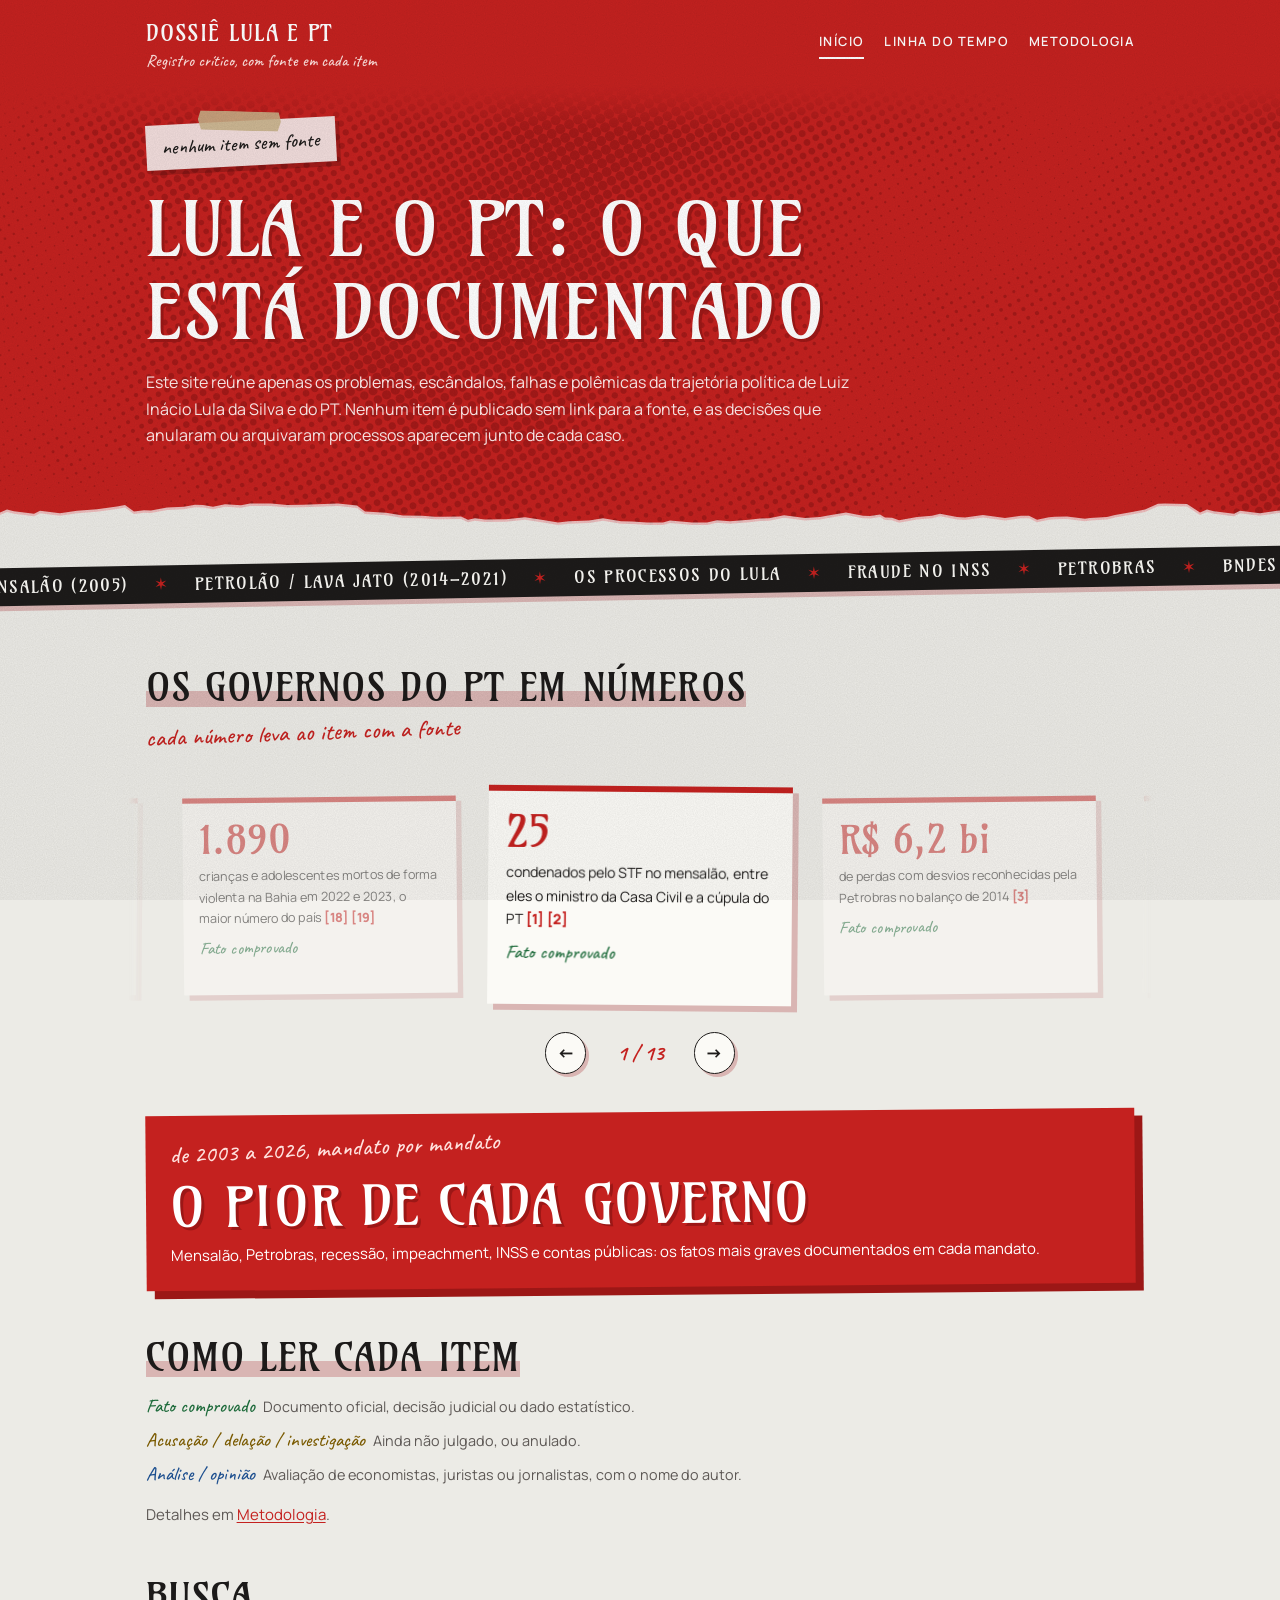
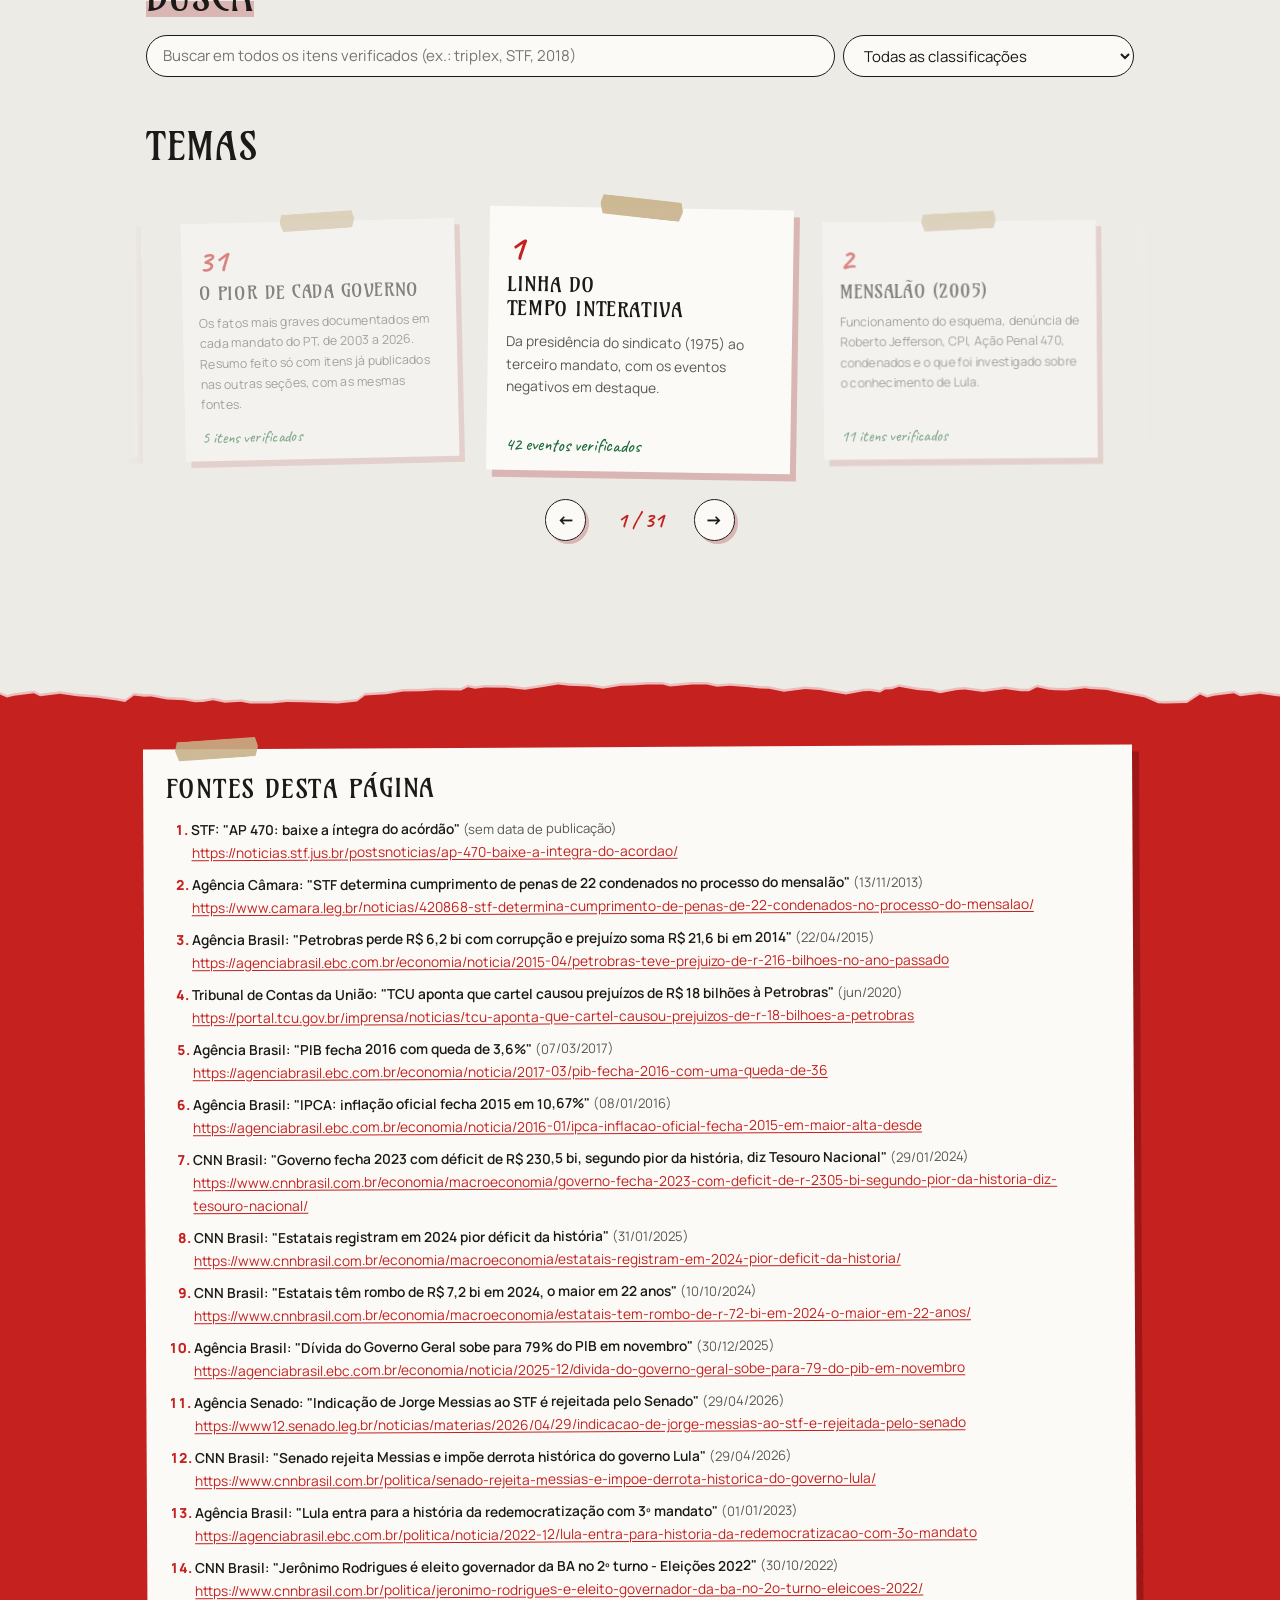
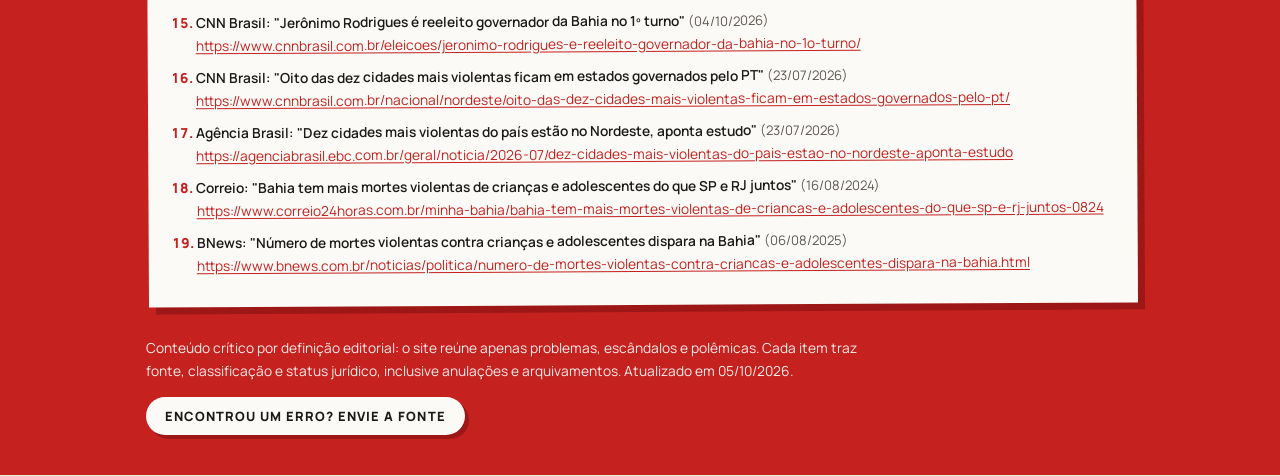
<file: index.html>
<!doctype html>
<html lang="pt-BR">
<head>
  <meta charset="utf-8">
  <meta name="viewport" content="width=device-width, initial-scale=1">
  <title>Dossiê Lula e PT: registro crítico com fontes</title>
  <meta name="description" content="Problemas, escândalos e polêmicas da trajetória de Lula e do PT, com fonte, classificação e status jurídico em cada item.">
  <link rel="icon" href="assets/img/favicon.svg" type="image/svg+xml">
  <link rel="apple-touch-icon" href="assets/img/apple-touch-icon.png">
  <meta property="og:type" content="website">
  <meta property="og:site_name" content="Dossiê Lula e PT">
  <meta property="og:locale" content="pt_BR">
  <meta property="og:url" content="https://rainzrz.github.io/ForaLula/">
  <meta property="og:title" content="Lula e o PT: o que está documentado">
  <meta property="og:description" content="Problemas, escândalos e polêmicas da trajetória de Lula e do PT, com fonte, classificação e status jurídico em cada item.">
  <meta property="og:image" content="https://rainzrz.github.io/ForaLula/assets/img/previa.jpg">
  <meta property="og:image:width" content="1200">
  <meta property="og:image:height" content="630">
  <meta property="og:image:alt" content="Lula e o PT: o que está documentado. Dossiê Lula e PT, nenhum item sem fonte.">
  <meta name="twitter:card" content="summary_large_image">
  <link rel="stylesheet" href="assets/css/site.css">
</head>
<body>
  <header id="cabecalho"></header>
  <section class="capa"><div class="largura">
    <p class="bilhete">nenhum item sem fonte</p>
    <h1>Lula e o PT: o que está documentado</h1>
    <p class="lide">Este site reúne apenas os problemas, escândalos, falhas e polêmicas da trajetória política de Luiz Inácio Lula da Silva e do PT. Nenhum item é publicado sem link para a fonte, e as decisões que anularam ou arquivaram processos aparecem junto de cada caso.</p>
  </div></section>
  <div class="letreiro" aria-hidden="true"><div class="letreiro-tira"><div class="letreiro-faixa" id="letreiro"></div></div></div>
  <main class="largura">

    <h2>Os governos do PT em números</h2>
    <p class="rabisco">cada número leva ao item com a fonte</p>
    <div class="grade-numeros" id="destaques"></div>
    <a class="faixa-pior" href="tema.html?id=pior-de-cada-governo">
      <span class="rabisco">de 2003 a 2026, mandato por mandato</span>
      <strong>O pior de cada governo</strong>
      <span>Mensalão, Petrobras, recessão, impeachment, INSS e contas públicas: os fatos mais graves documentados em cada mandato.</span>
    </a>

    <h2>Como ler cada item</h2>
    <ul class="legenda" id="legenda"></ul>
    <p class="lide">Detalhes em <a href="metodologia.html">Metodologia</a>.</p>

    <h2>Busca</h2>
    <div class="busca-geral">
      <input type="search" id="busca" placeholder="Buscar em todos os itens verificados (ex.: triplex, STF, 2018)" aria-label="Buscar em todos os itens">
      <select id="busca-classificacao" aria-label="Filtrar por classificação"></select>
    </div>
    <div id="resultados" aria-live="polite"></div>

    <h2>Temas</h2>
    <div class="grade-temas" id="temas"></div>
  </main>
  <footer class="rodape"><div class="largura">
    <div id="rodape-fontes">
      <h2>Fontes desta página</h2>
      <p>As fontes dos números desta página aparecem aqui quando os dados terminam de carregar.</p>
    </div>
    <div id="rodape"></div>
  </div></footer>
  <script type="module" src="assets/js/inicio.js"></script>
  <script type="module" src="assets/js/efeitos.js"></script></body>
</html>
</file>
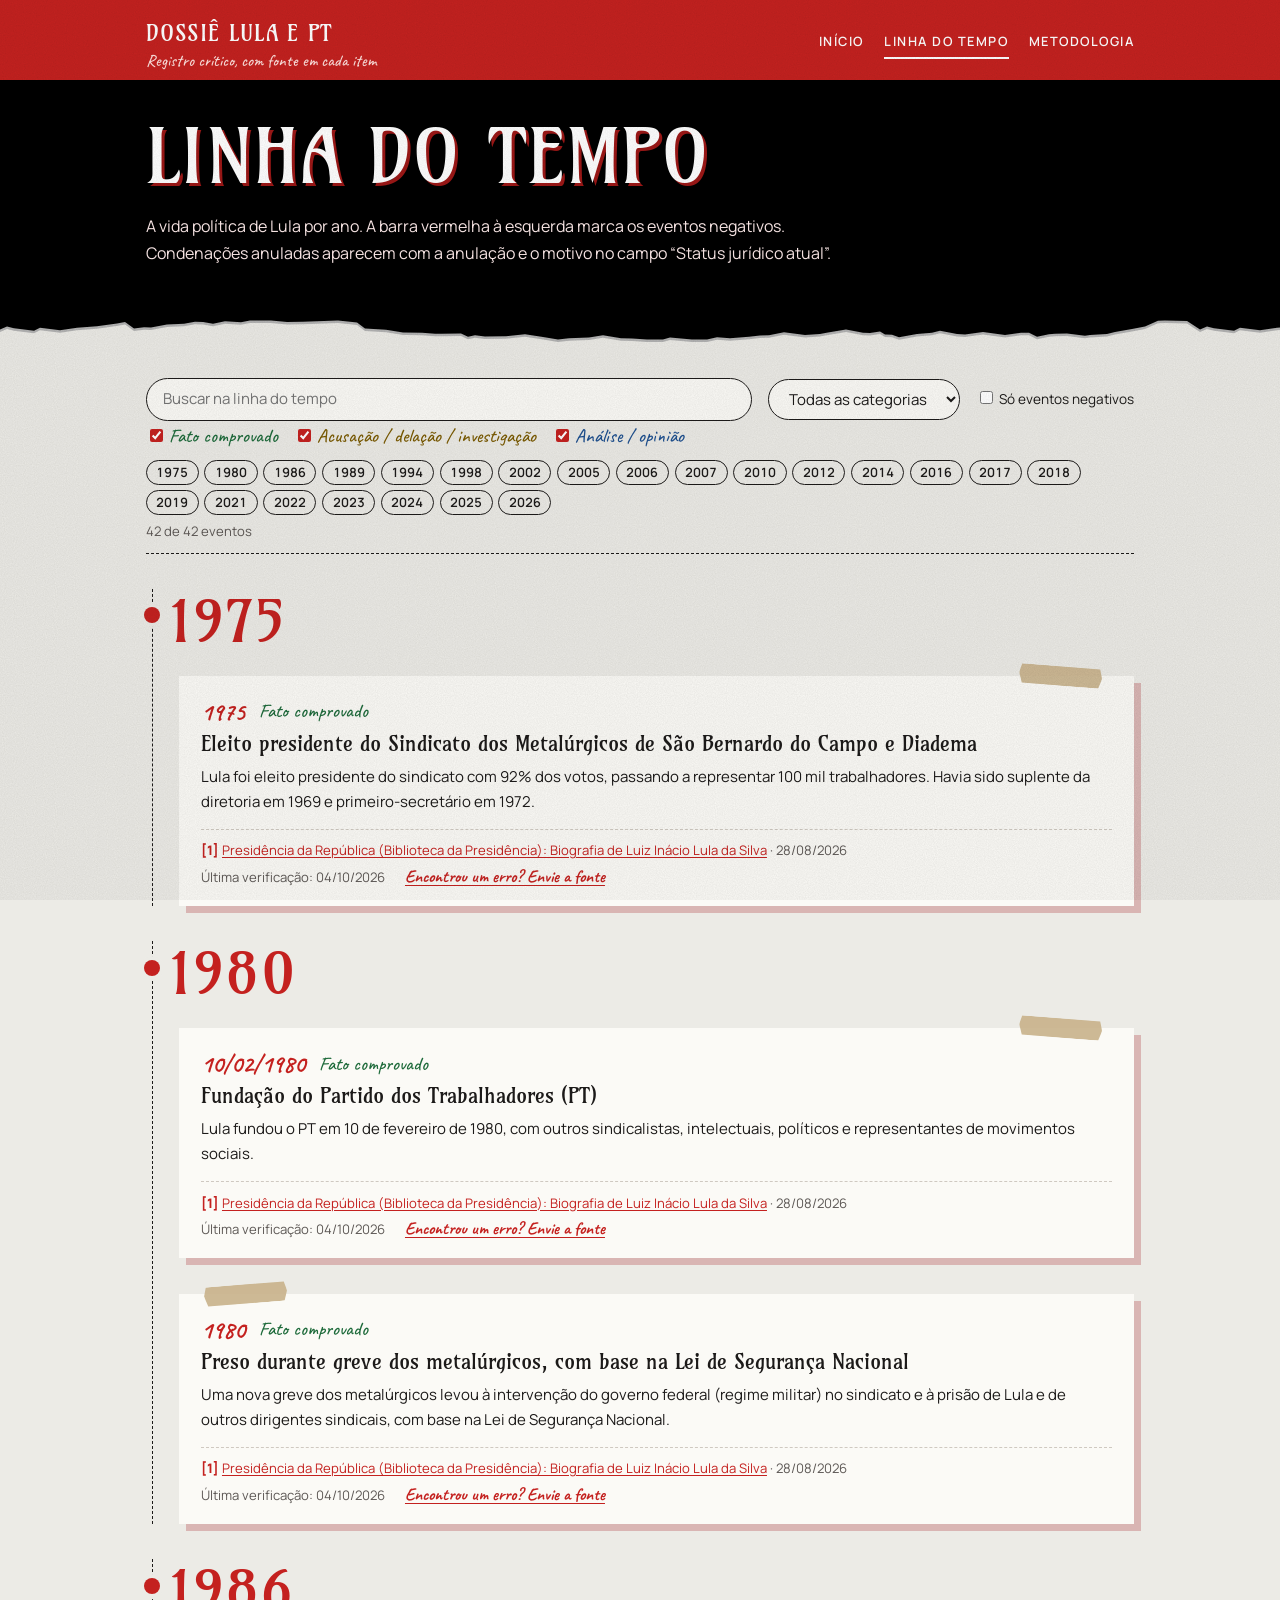
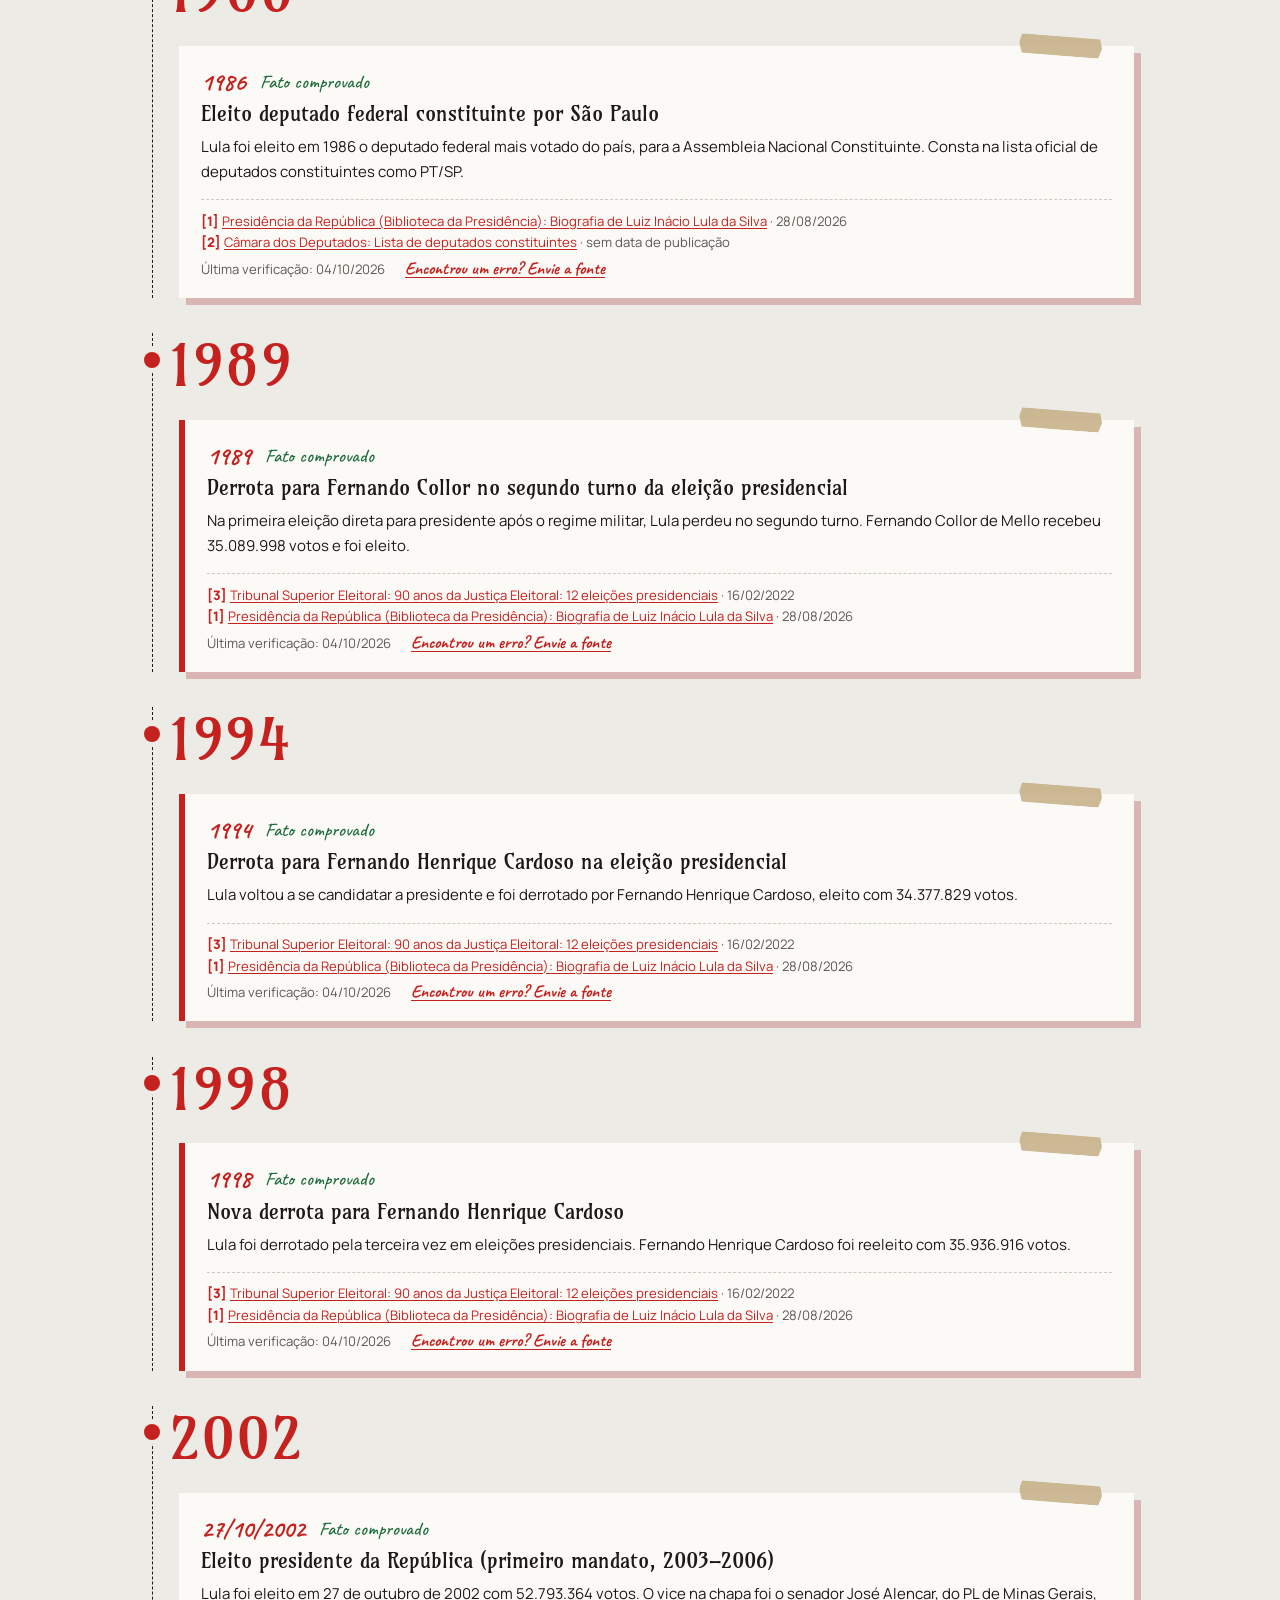
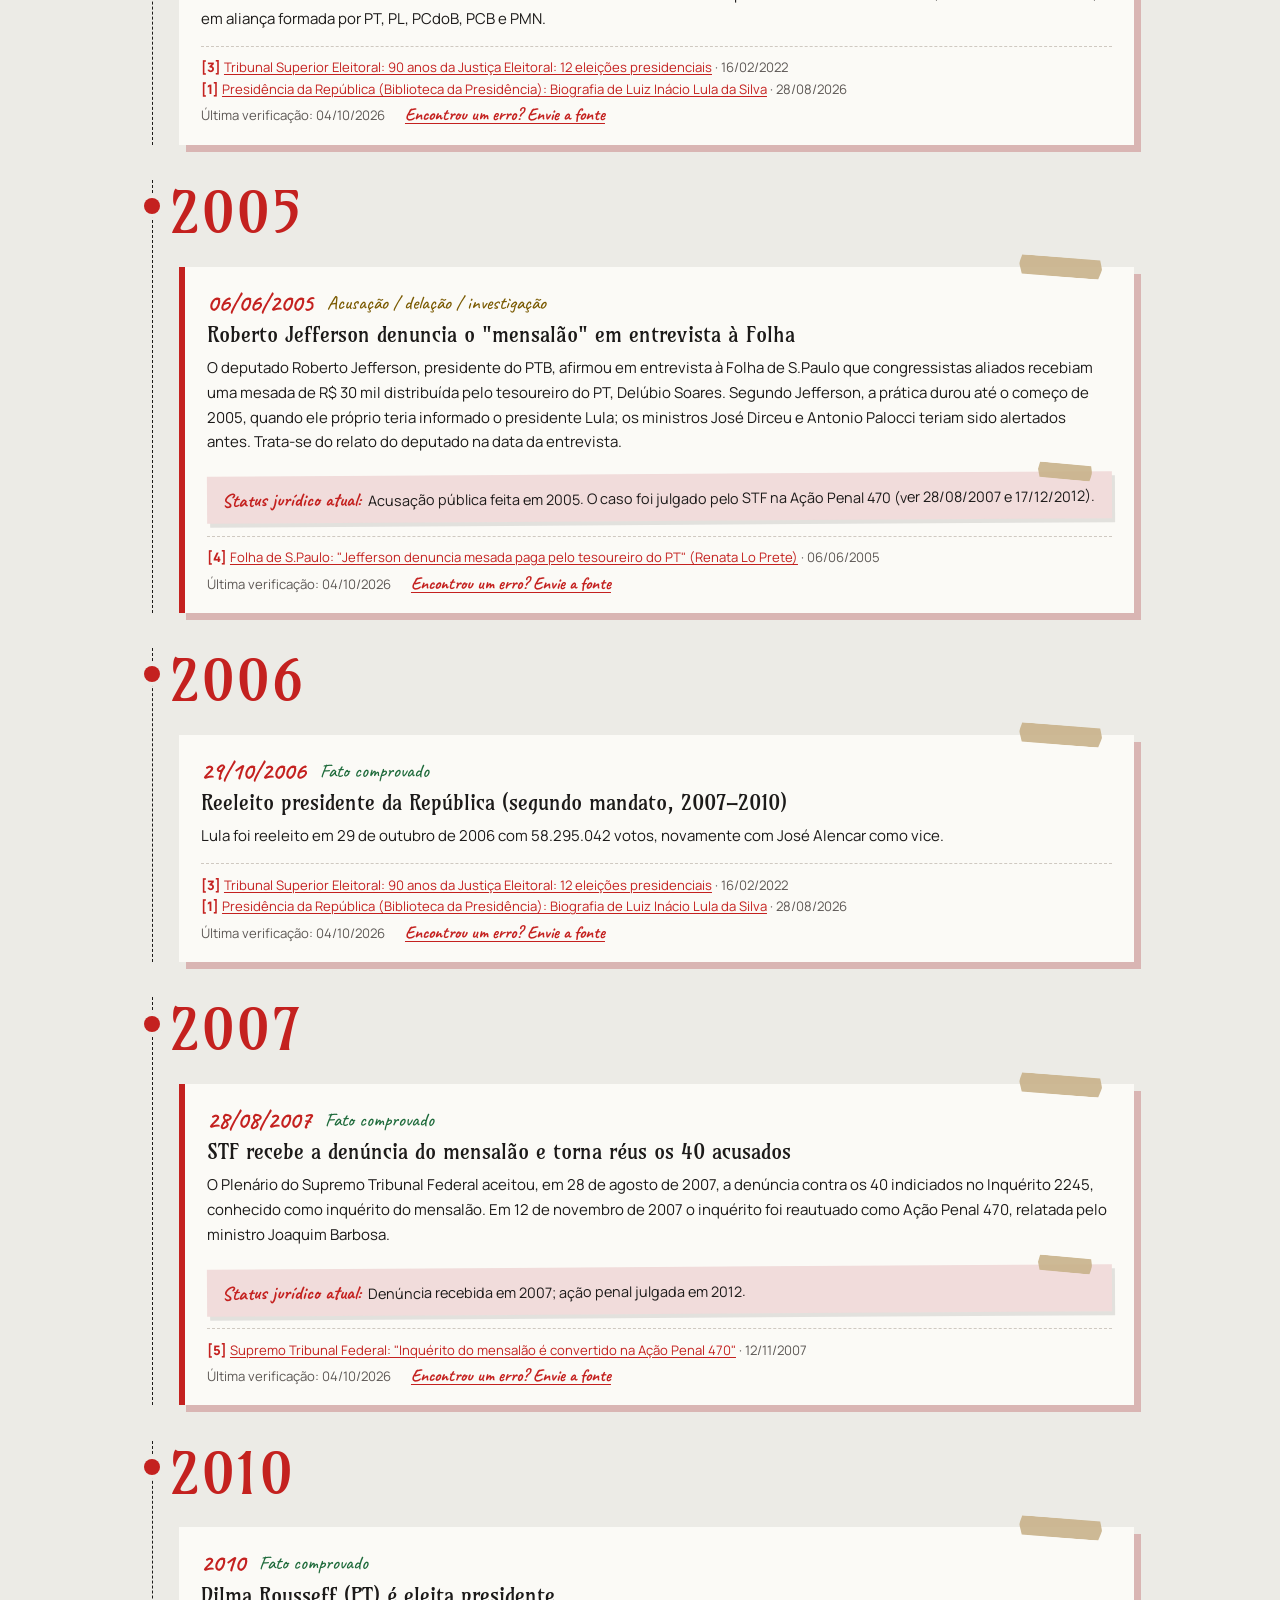
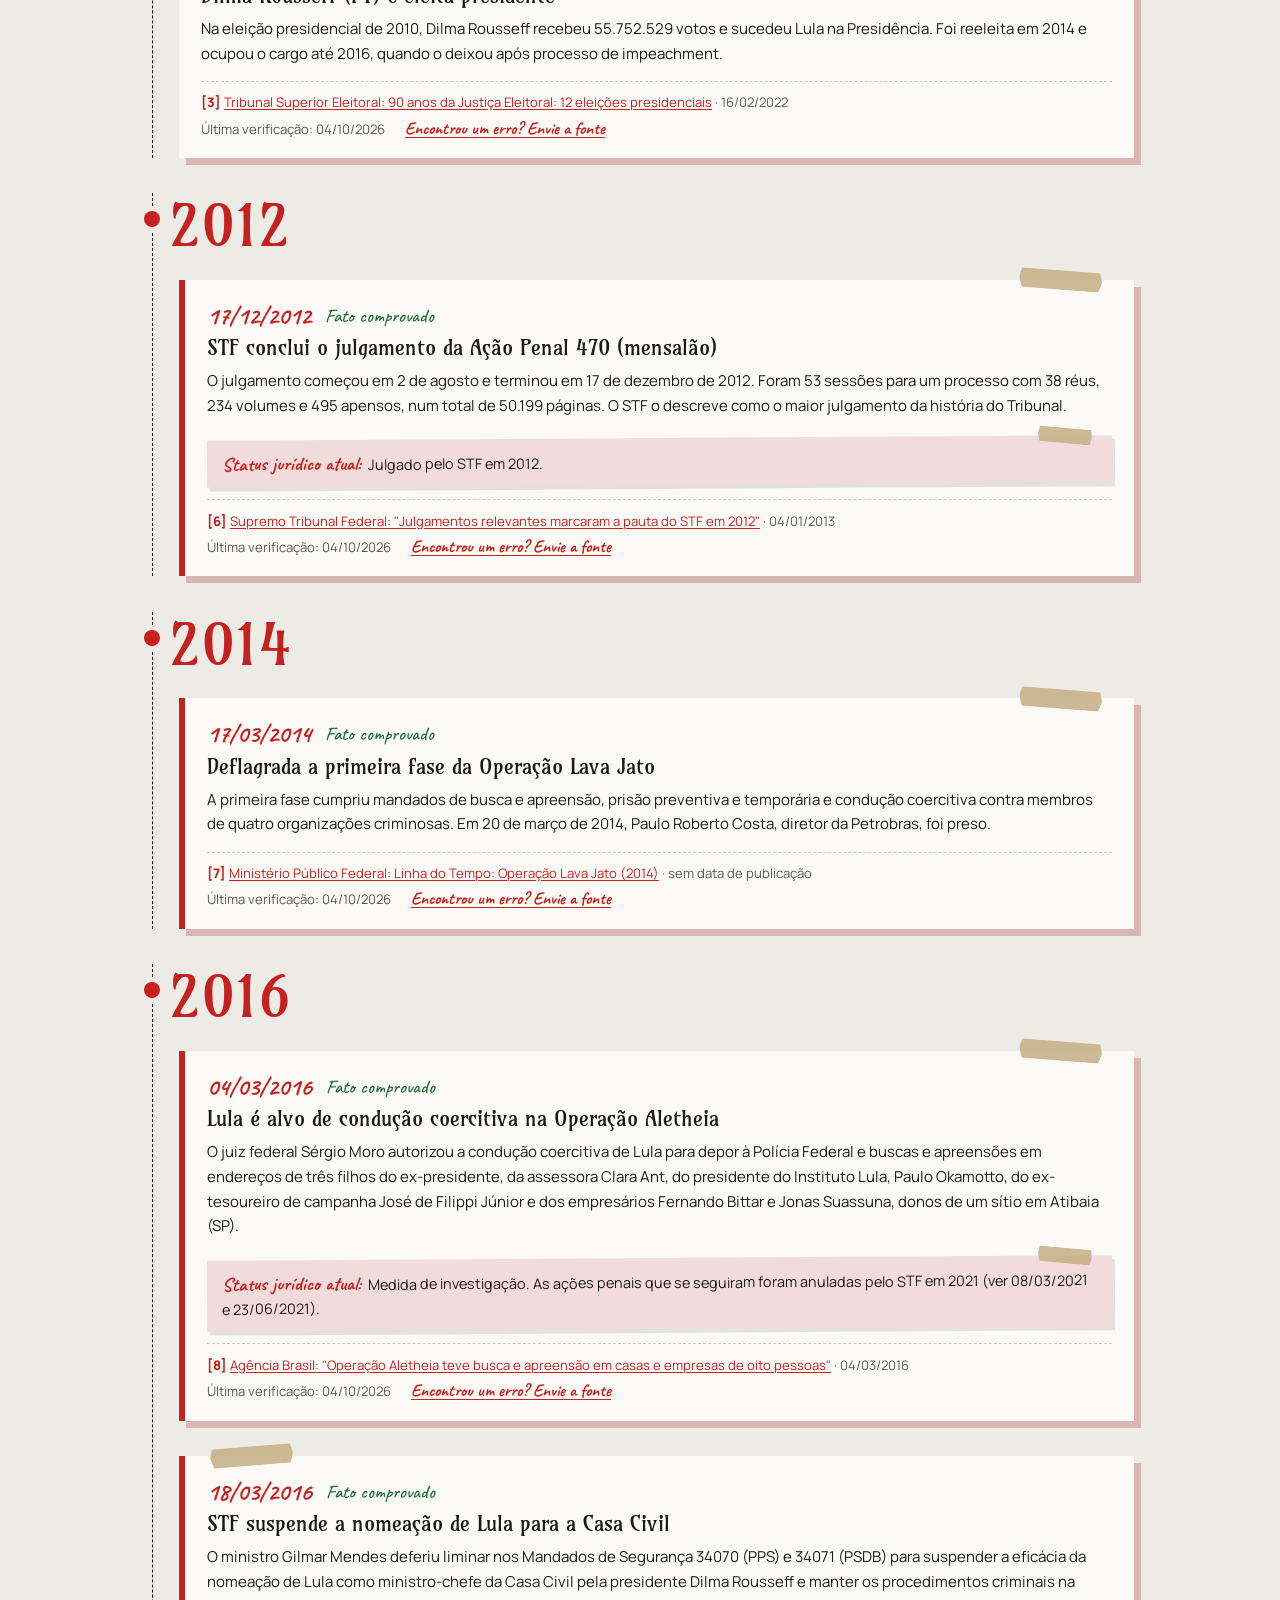
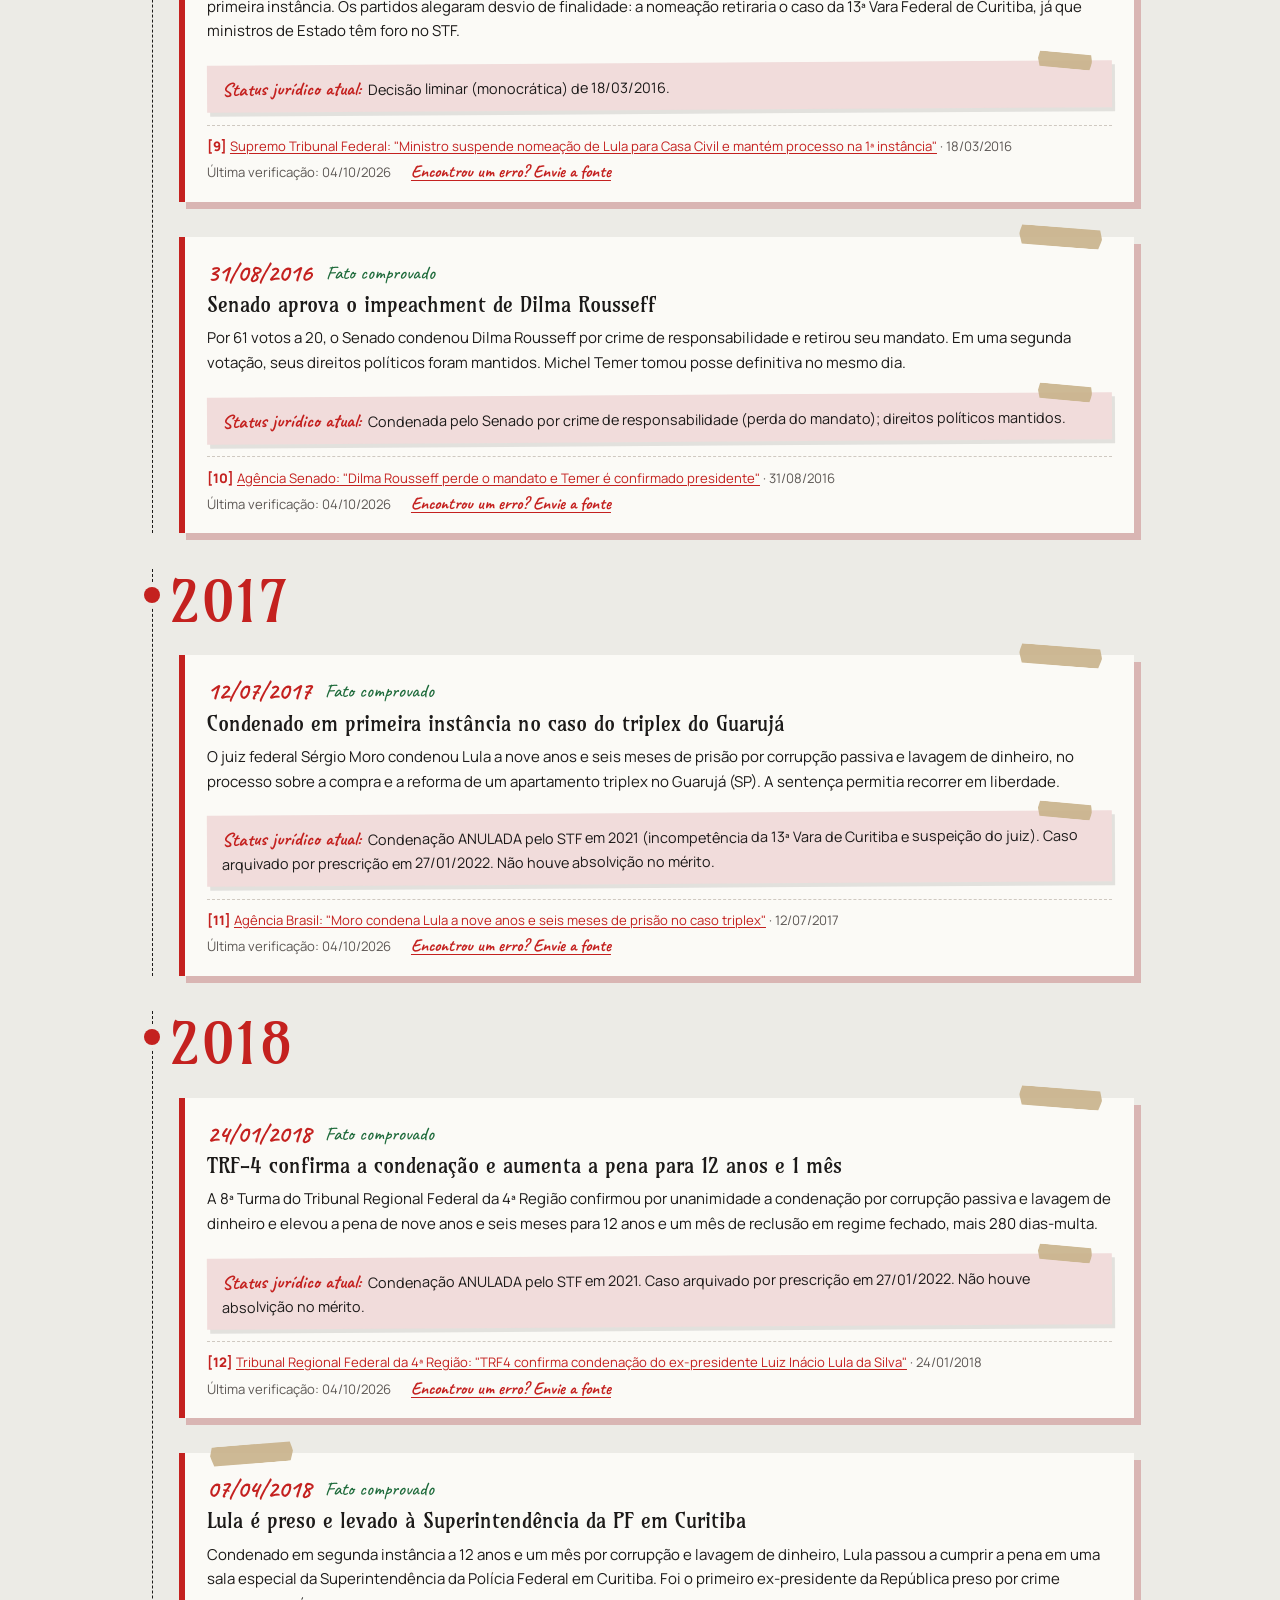
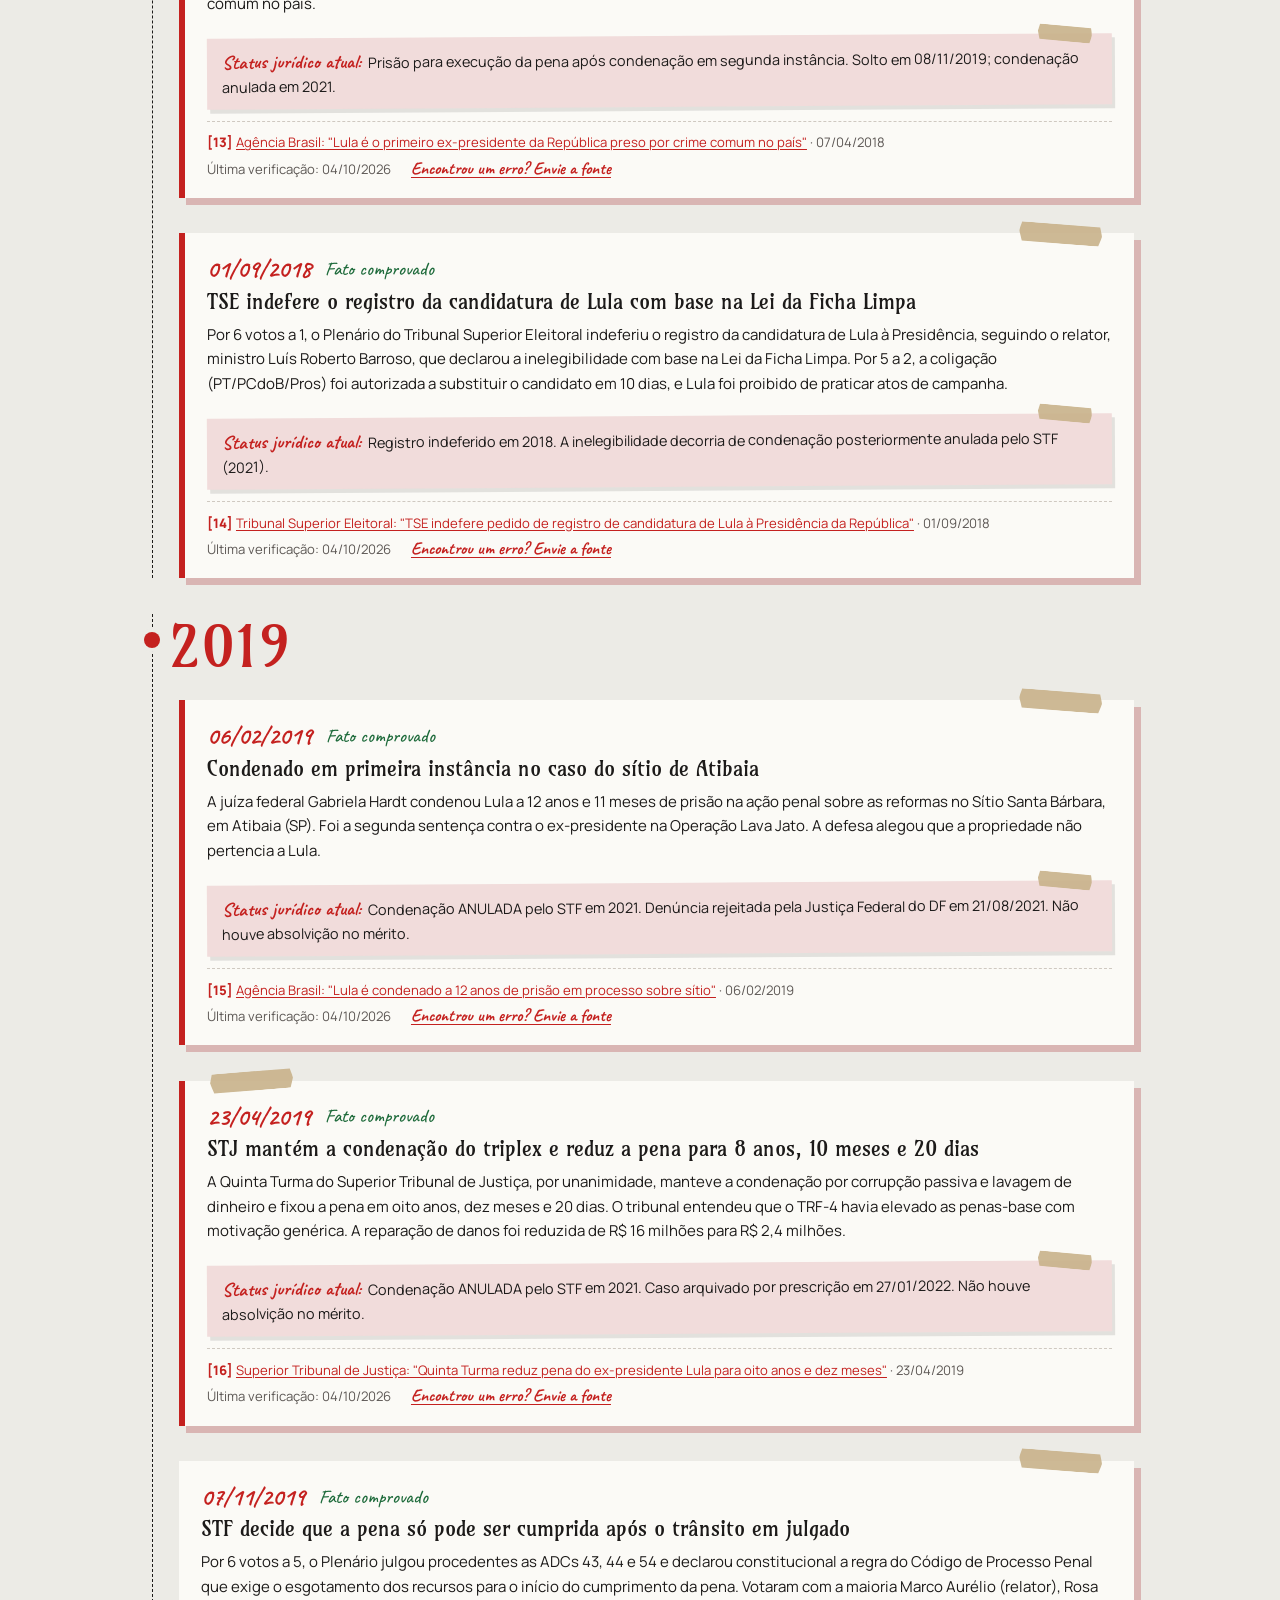
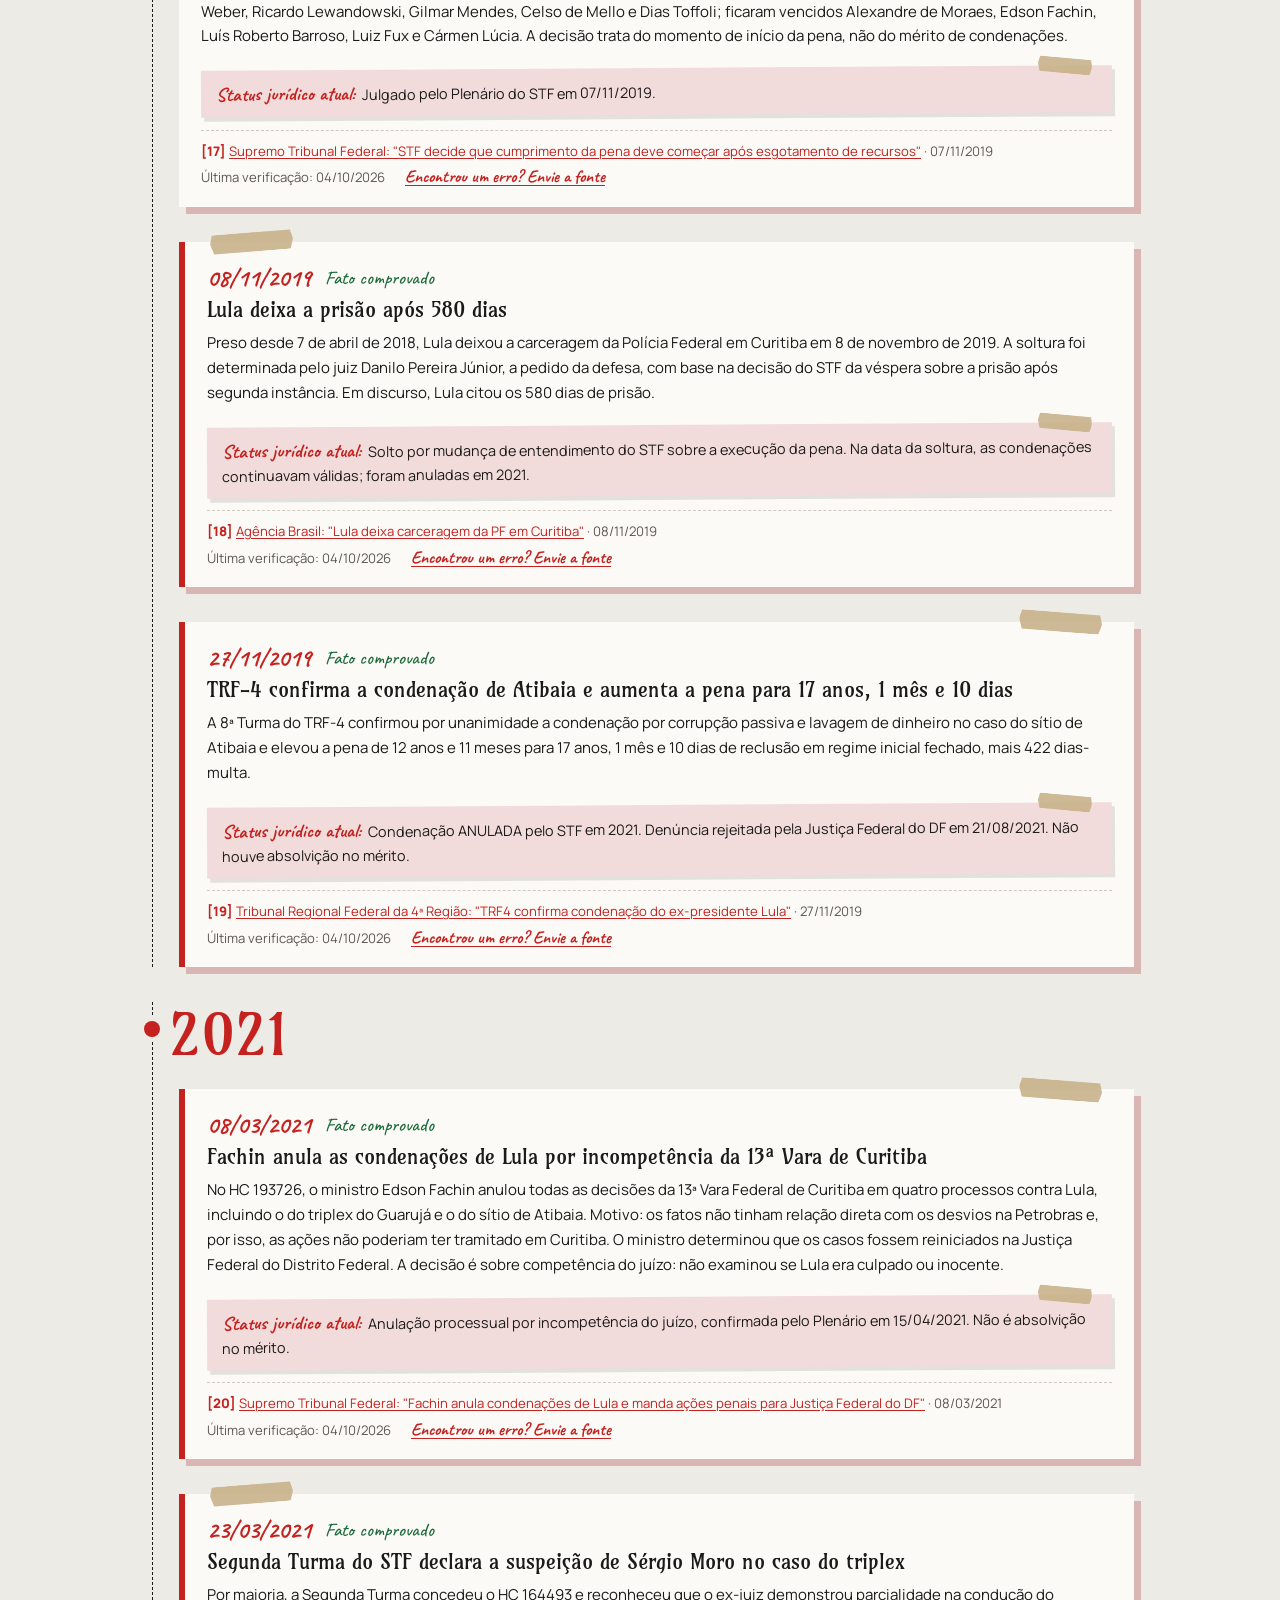
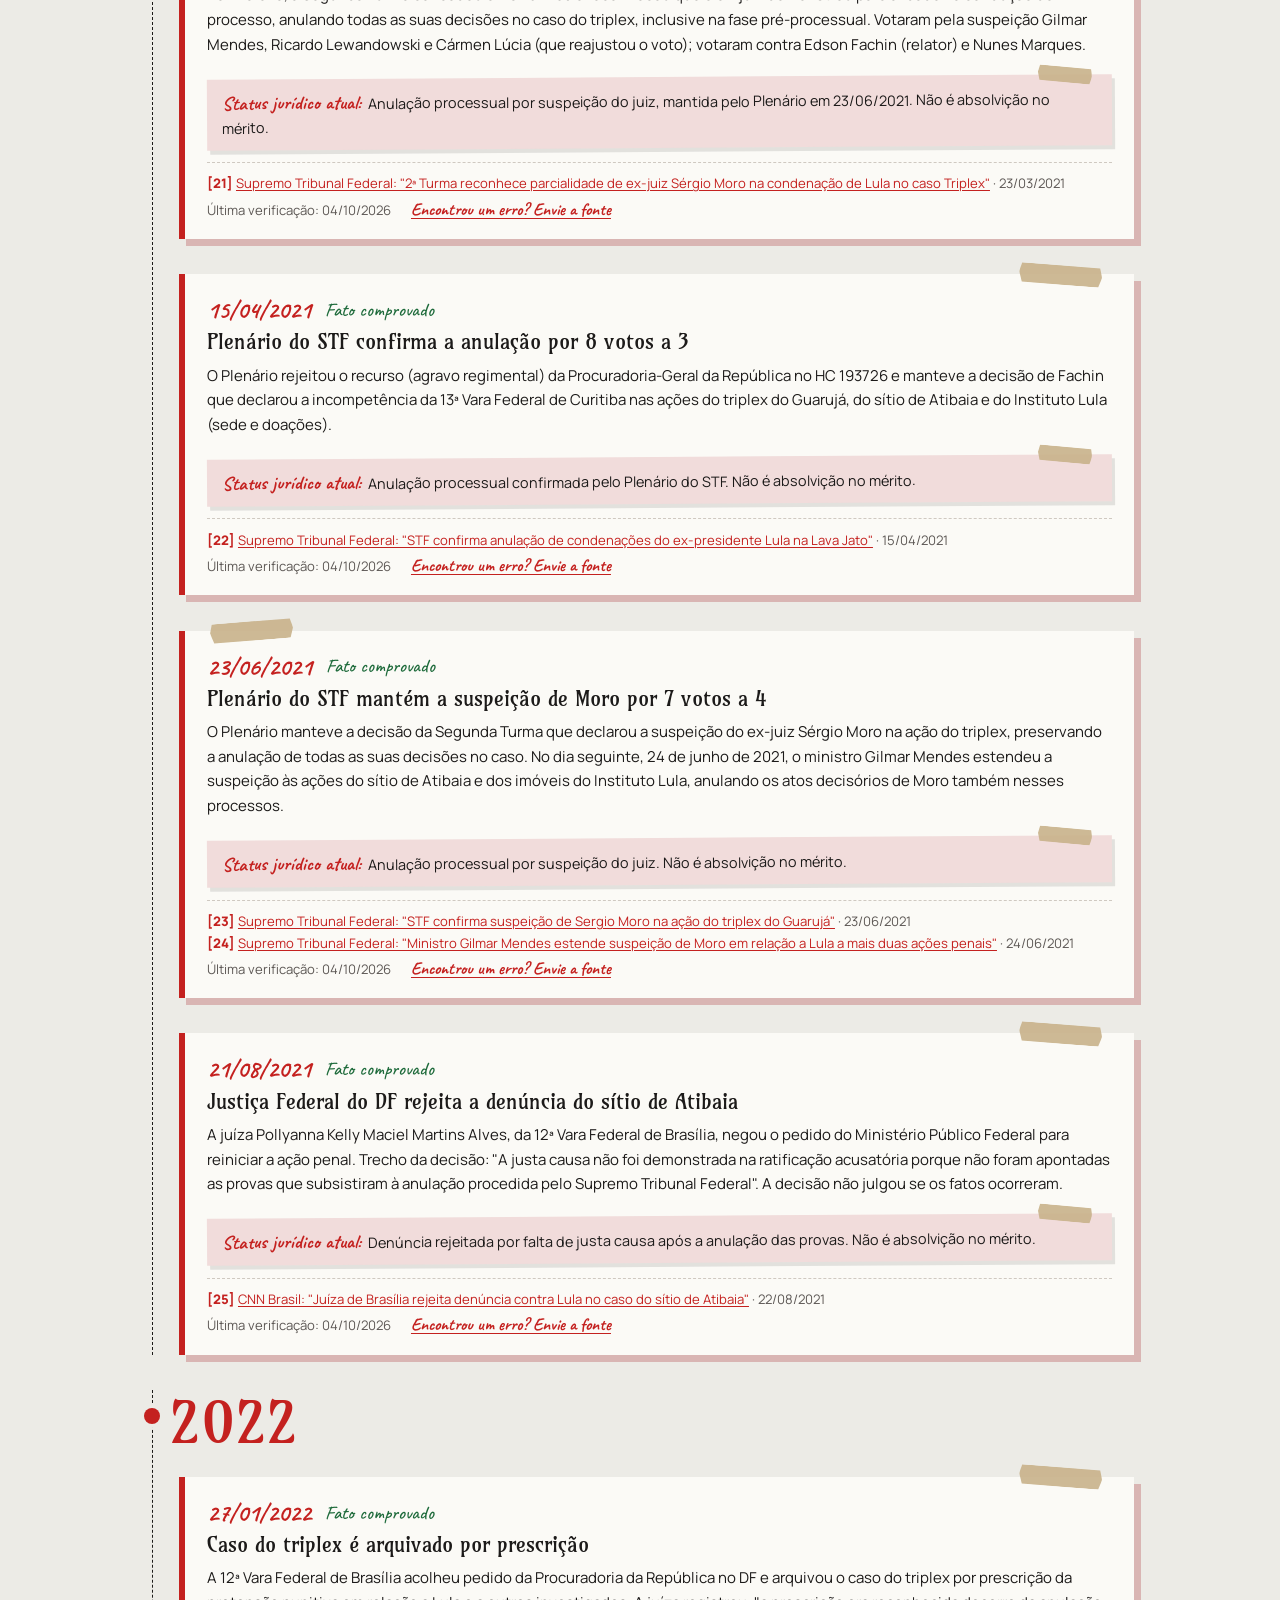
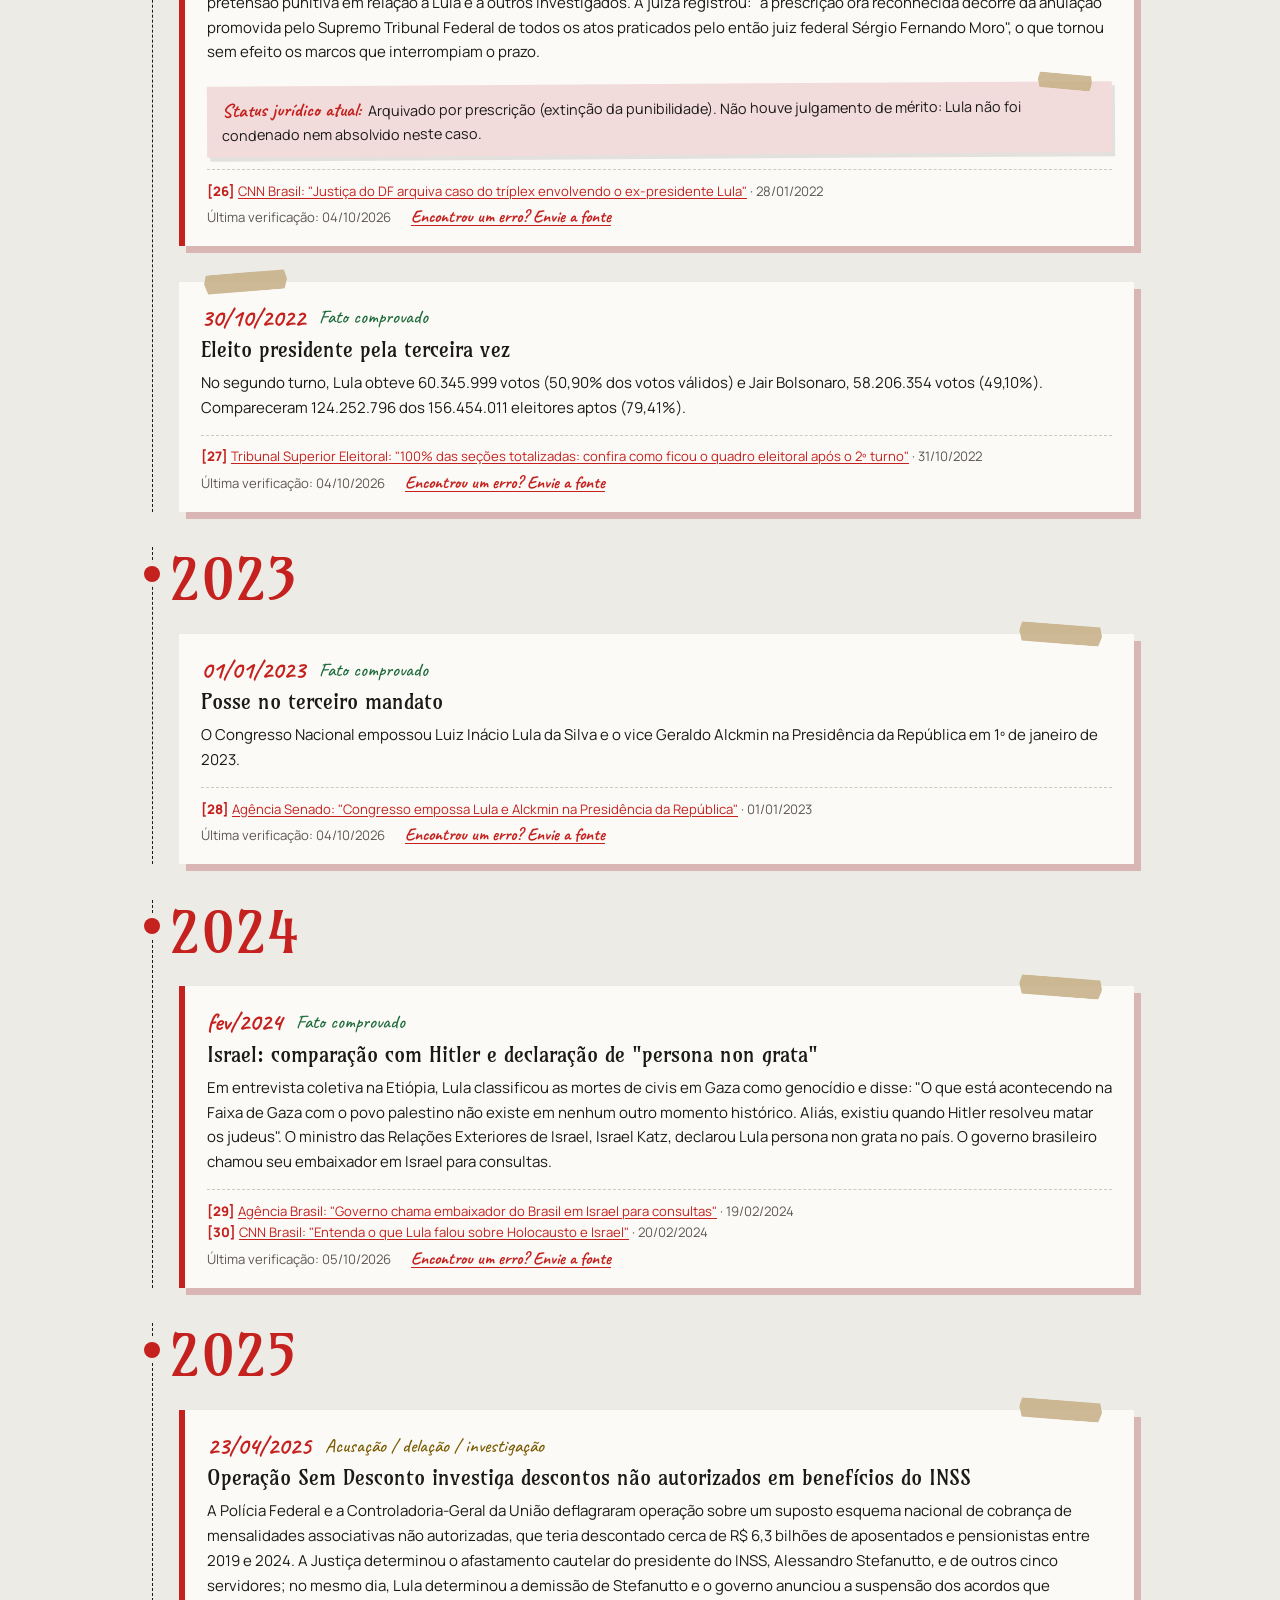
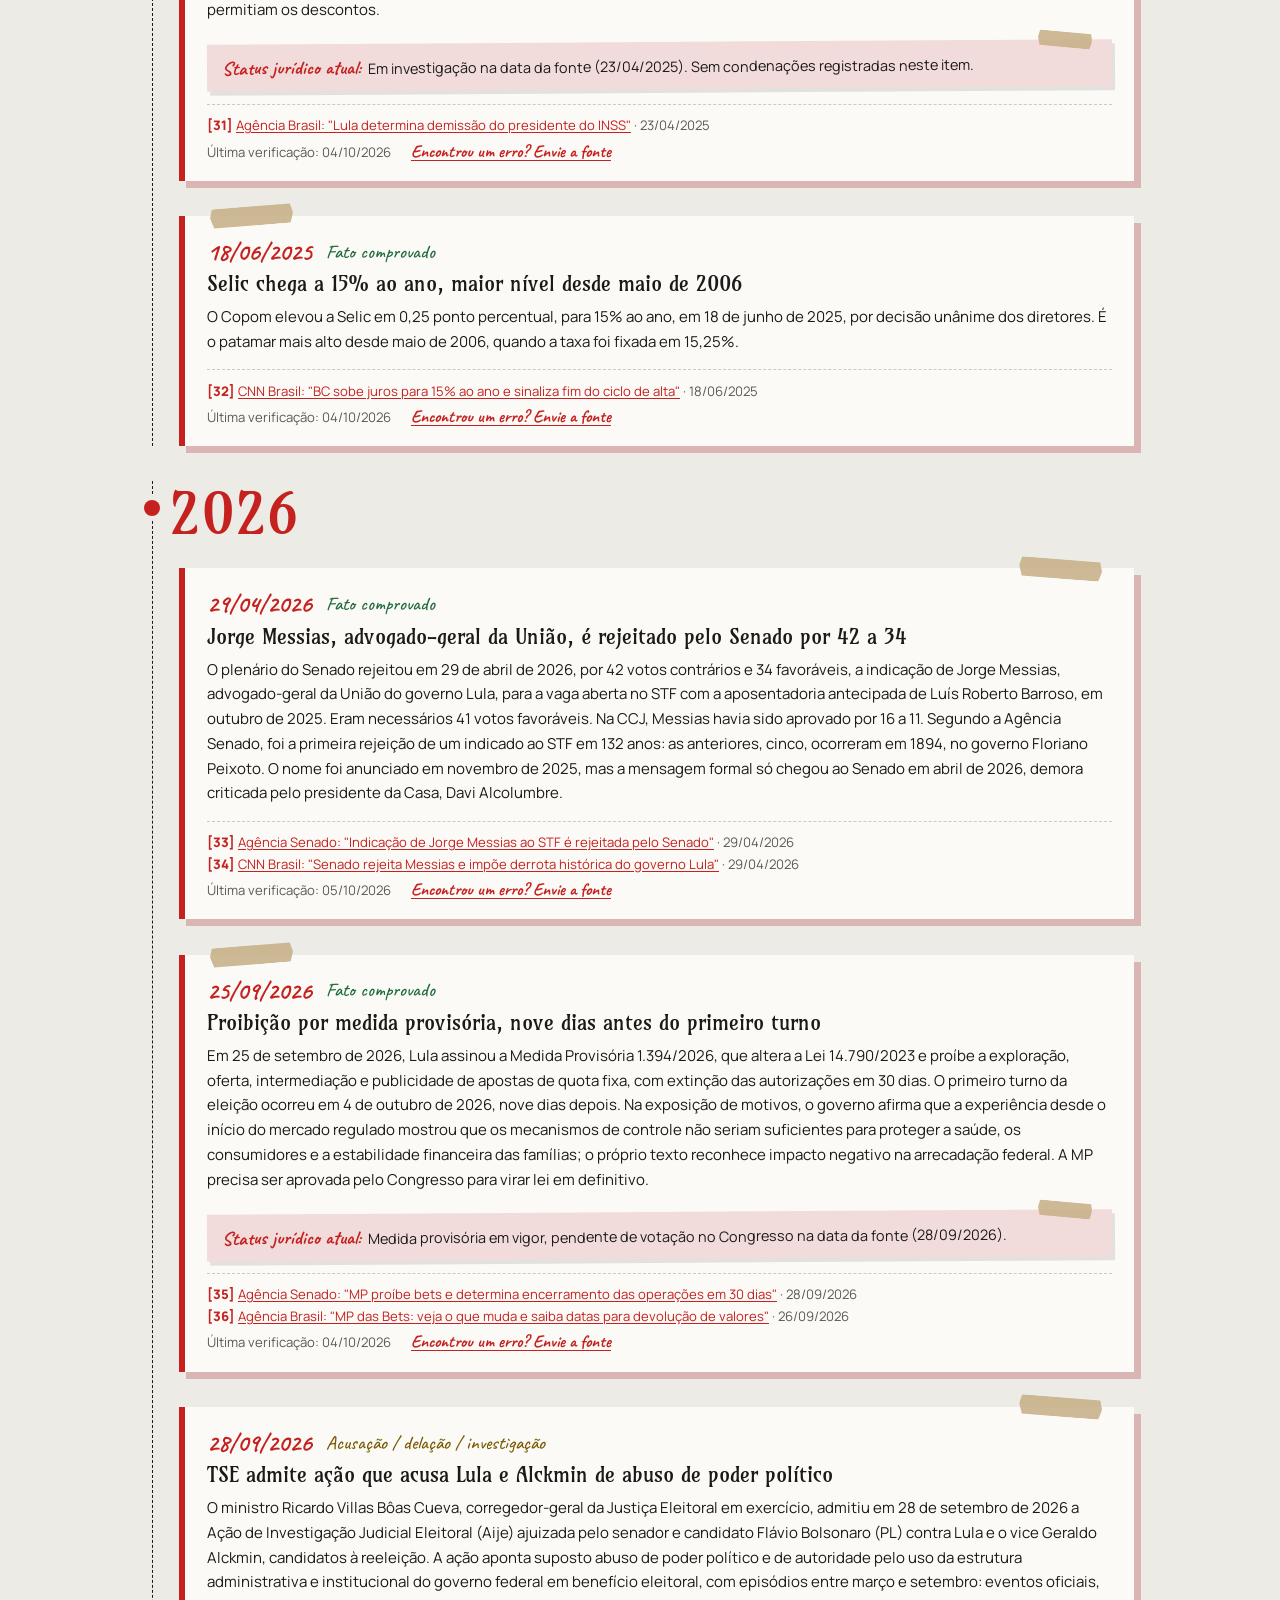
<file: linha-do-tempo.html>
<!doctype html>
<html lang="pt-BR">
<head>
  <meta charset="utf-8">
  <meta name="viewport" content="width=device-width, initial-scale=1">
  <title>Linha do tempo | Dossiê Lula e PT</title>
  <meta name="description" content="Linha do tempo da vida política de Lula, de 1975 ao terceiro mandato, com fonte e status jurídico em cada evento.">
  <link rel="icon" href="assets/img/favicon.svg" type="image/svg+xml">
  <link rel="apple-touch-icon" href="assets/img/apple-touch-icon.png">
  <meta property="og:type" content="website">
  <meta property="og:site_name" content="Dossiê Lula e PT">
  <meta property="og:locale" content="pt_BR">
  <meta property="og:url" content="https://rainzrz.github.io/ForaLula/linha-do-tempo.html">
  <meta property="og:title" content="Linha do tempo | Dossiê Lula e PT">
  <meta property="og:description" content="A vida política de Lula por ano, de 1975 ao terceiro mandato, com fonte e status jurídico em cada evento.">
  <meta property="og:image" content="https://rainzrz.github.io/ForaLula/assets/img/previa.jpg">
  <meta property="og:image:width" content="1200">
  <meta property="og:image:height" content="630">
  <meta property="og:image:alt" content="Lula e o PT: o que está documentado. Dossiê Lula e PT, nenhum item sem fonte.">
  <meta name="twitter:card" content="summary_large_image">
  <link rel="stylesheet" href="assets/css/site.css">
</head>
<body>
  <header id="cabecalho"></header>
  <section class="capa"><div class="largura">
    <h1>Linha do tempo</h1>
    <p class="lide">A vida política de Lula por ano. A barra vermelha à esquerda marca os eventos negativos. Condenações anuladas aparecem com a anulação e o motivo no campo “Status jurídico atual”.</p>
  </div></section>
  <main class="largura">

    <div class="filtros">
      <div class="filtros-linha">
        <input type="search" id="busca" placeholder="Buscar na linha do tempo" aria-label="Buscar na linha do tempo">
        <select id="filtro-categoria" aria-label="Filtrar por categoria"></select>
        <label class="caixa"><input type="checkbox" id="filtro-destaques"> Só eventos negativos</label>
      </div>
      <div class="filtros-linha" id="filtro-classificacao" role="group" aria-label="Filtrar por classificação"></div>
      <nav class="anos" id="anos" aria-label="Ir para o ano"></nav>
      <span class="fonte-data" id="contagem" aria-live="polite"></span>
    </div>

    <div id="linha"></div>
  </main>
  <footer class="rodape"><div class="largura">
    <div id="rodape-fontes"></div>
    <div id="rodape"></div>
  </div></footer>
  <script type="module" src="assets/js/linha-do-tempo.js"></script>
  <script type="module" src="assets/js/efeitos.js"></script>
</body>
</html>
</file>
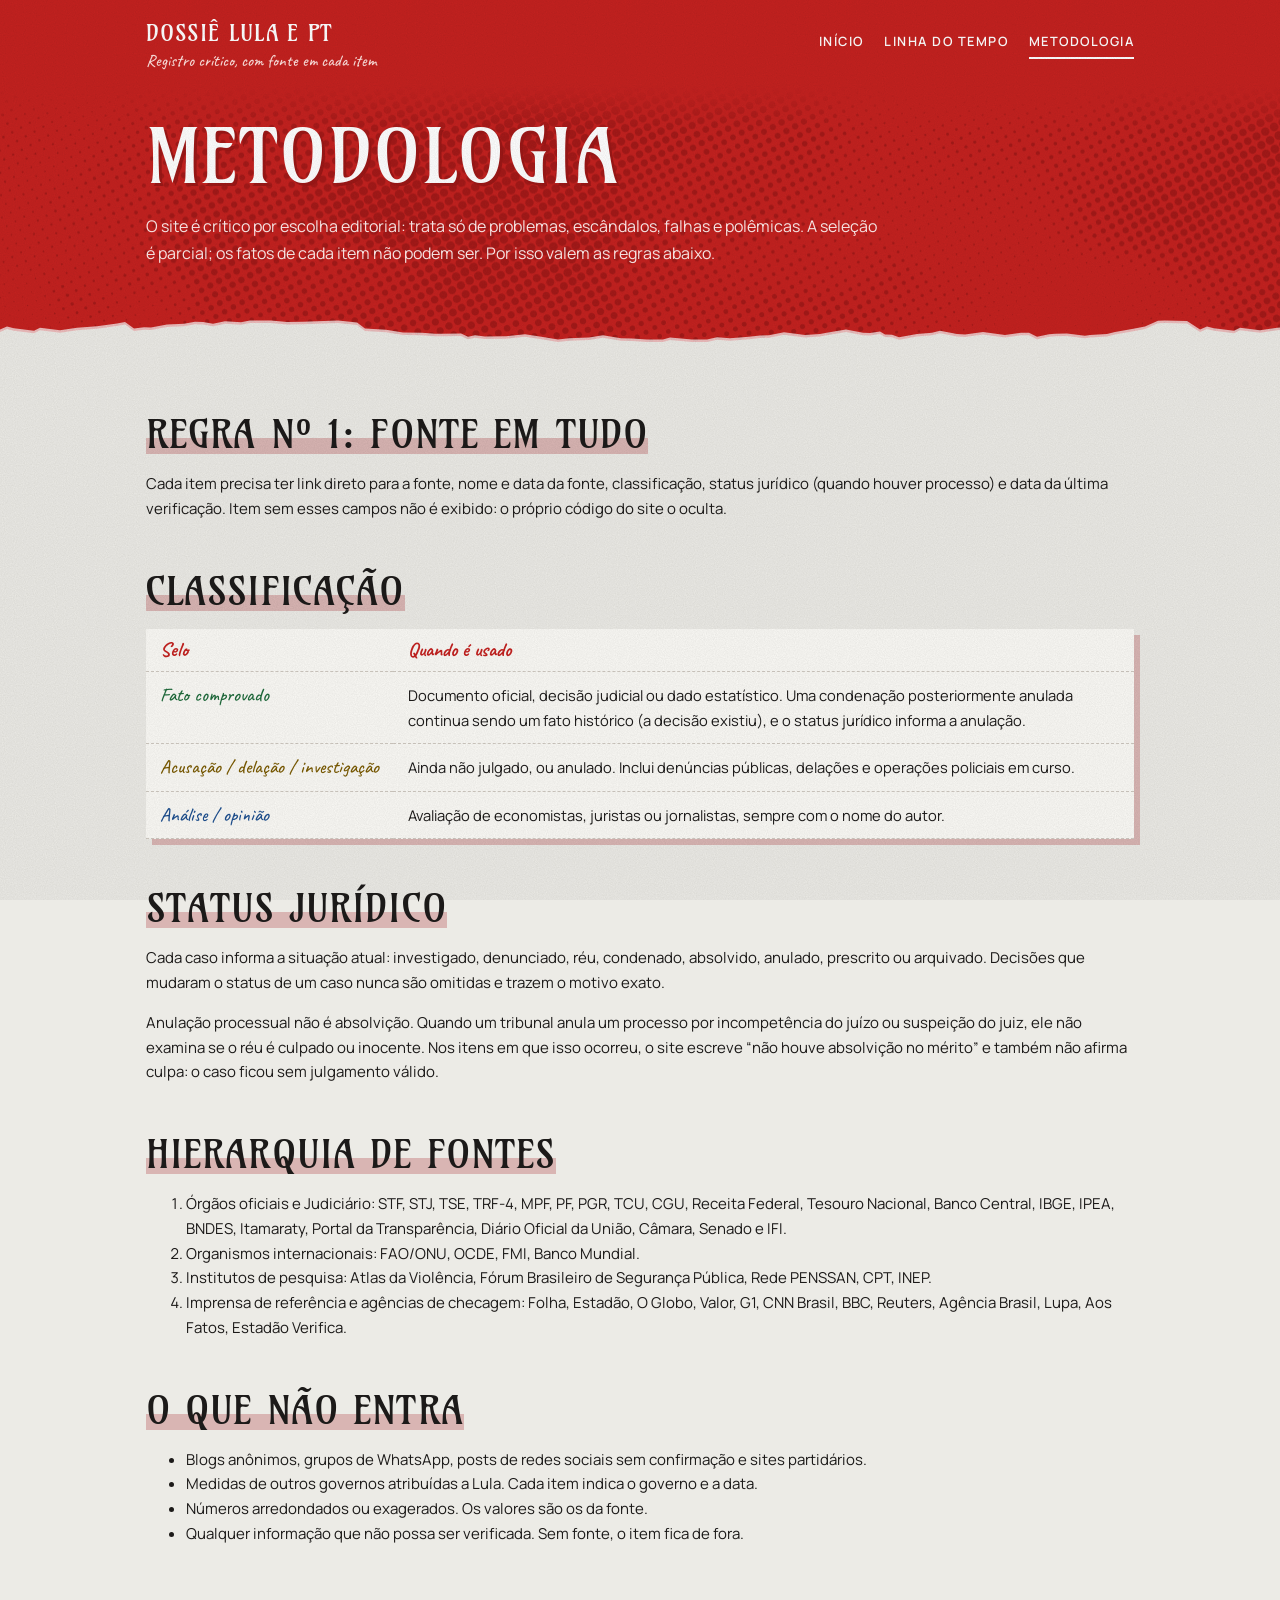
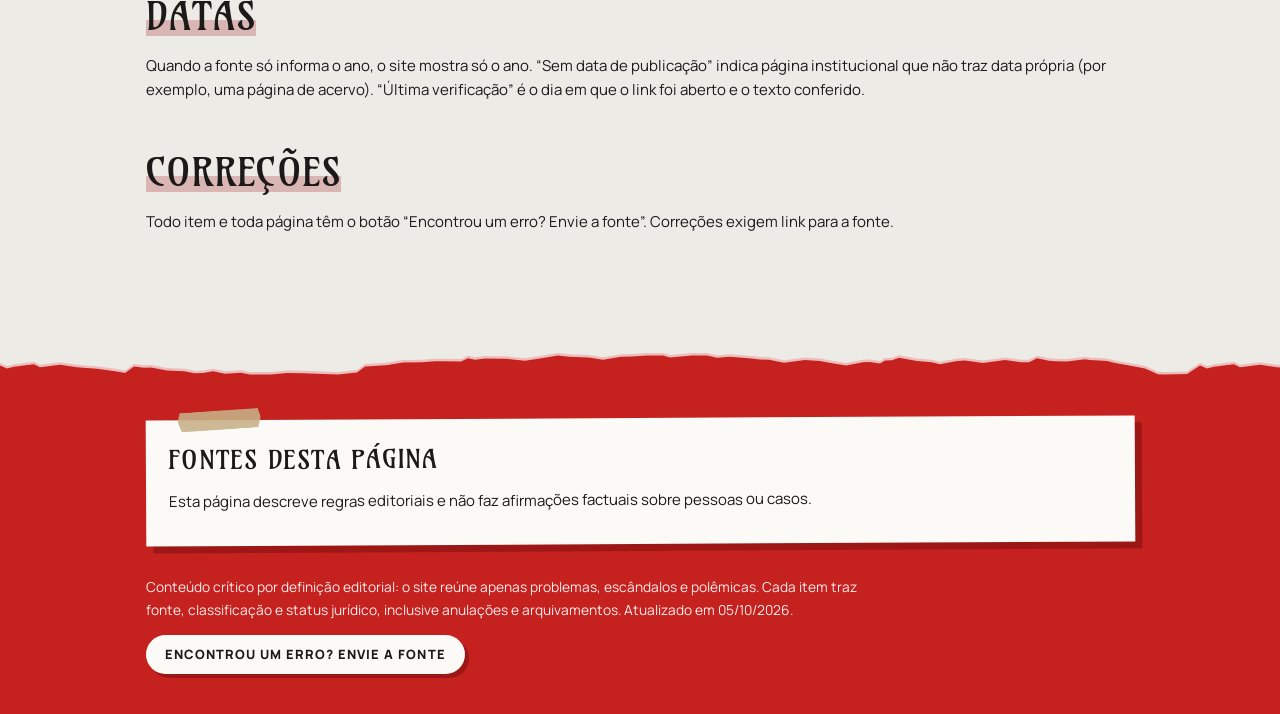
<file: metodologia.html>
<!doctype html>
<html lang="pt-BR">
<head>
  <meta charset="utf-8">
  <meta name="viewport" content="width=device-width, initial-scale=1">
  <title>Metodologia | Dossiê Lula e PT</title>
  <meta name="description" content="Regras de fonte, classificação e status jurídico usadas no site.">
  <link rel="icon" href="assets/img/favicon.svg" type="image/svg+xml">
  <link rel="apple-touch-icon" href="assets/img/apple-touch-icon.png">
  <meta property="og:type" content="website">
  <meta property="og:site_name" content="Dossiê Lula e PT">
  <meta property="og:locale" content="pt_BR">
  <meta property="og:url" content="https://rainzrz.github.io/ForaLula/metodologia.html">
  <meta property="og:title" content="Metodologia | Dossiê Lula e PT">
  <meta property="og:description" content="Regras de fonte, classificação e status jurídico usadas no site.">
  <meta property="og:image" content="https://rainzrz.github.io/ForaLula/assets/img/previa.jpg">
  <meta property="og:image:width" content="1200">
  <meta property="og:image:height" content="630">
  <meta property="og:image:alt" content="Lula e o PT: o que está documentado. Dossiê Lula e PT, nenhum item sem fonte.">
  <meta name="twitter:card" content="summary_large_image">
  <link rel="stylesheet" href="assets/css/site.css">
</head>
<body>
  <header id="cabecalho"></header>
  <section class="capa"><div class="largura">
    <h1>Metodologia</h1>
    <p class="lide">O site é crítico por escolha editorial: trata só de problemas, escândalos, falhas e polêmicas. A seleção é parcial; os fatos de cada item não podem ser. Por isso valem as regras abaixo.</p>
  </div></section>
  <main class="largura">

    <h2>Regra nº 1: fonte em tudo</h2>
    <p>Cada item precisa ter link direto para a fonte, nome e data da fonte, classificação, status jurídico (quando houver processo) e data da última verificação. Item sem esses campos não é exibido: o próprio código do site o oculta.</p>

    <h2>Classificação</h2>
    <table>
      <tr><th>Selo</th><th>Quando é usado</th></tr>
      <tr><td><span class="selo selo-fato">Fato comprovado</span></td><td>Documento oficial, decisão judicial ou dado estatístico. Uma condenação posteriormente anulada continua sendo um fato histórico (a decisão existiu), e o status jurídico informa a anulação.</td></tr>
      <tr><td><span class="selo selo-acusacao">Acusação / delação / investigação</span></td><td>Ainda não julgado, ou anulado. Inclui denúncias públicas, delações e operações policiais em curso.</td></tr>
      <tr><td><span class="selo selo-analise">Análise / opinião</span></td><td>Avaliação de economistas, juristas ou jornalistas, sempre com o nome do autor.</td></tr>
    </table>

    <h2>Status jurídico</h2>
    <p>Cada caso informa a situação atual: investigado, denunciado, réu, condenado, absolvido, anulado, prescrito ou arquivado. Decisões que mudaram o status de um caso nunca são omitidas e trazem o motivo exato.</p>
    <p>Anulação processual não é absolvição. Quando um tribunal anula um processo por incompetência do juízo ou suspeição do juiz, ele não examina se o réu é culpado ou inocente. Nos itens em que isso ocorreu, o site escreve “não houve absolvição no mérito” e também não afirma culpa: o caso ficou sem julgamento válido.</p>

    <h2>Hierarquia de fontes</h2>
    <ol>
      <li>Órgãos oficiais e Judiciário: STF, STJ, TSE, TRF-4, MPF, PF, PGR, TCU, CGU, Receita Federal, Tesouro Nacional, Banco Central, IBGE, IPEA, BNDES, Itamaraty, Portal da Transparência, Diário Oficial da União, Câmara, Senado e IFI.</li>
      <li>Organismos internacionais: FAO/ONU, OCDE, FMI, Banco Mundial.</li>
      <li>Institutos de pesquisa: Atlas da Violência, Fórum Brasileiro de Segurança Pública, Rede PENSSAN, CPT, INEP.</li>
      <li>Imprensa de referência e agências de checagem: Folha, Estadão, O Globo, Valor, G1, CNN Brasil, BBC, Reuters, Agência Brasil, Lupa, Aos Fatos, Estadão Verifica.</li>
    </ol>

    <h2>O que não entra</h2>
    <ul>
      <li>Blogs anônimos, grupos de WhatsApp, posts de redes sociais sem confirmação e sites partidários.</li>
      <li>Medidas de outros governos atribuídas a Lula. Cada item indica o governo e a data.</li>
      <li>Números arredondados ou exagerados. Os valores são os da fonte.</li>
      <li>Qualquer informação que não possa ser verificada. Sem fonte, o item fica de fora.</li>
    </ul>

    <h2>Datas</h2>
    <p>Quando a fonte só informa o ano, o site mostra só o ano. “Sem data de publicação” indica página institucional que não traz data própria (por exemplo, uma página de acervo). “Última verificação” é o dia em que o link foi aberto e o texto conferido.</p>

    <h2>Correções</h2>
    <p>Todo item e toda página têm o botão “Encontrou um erro? Envie a fonte”. Correções exigem link para a fonte.</p>
  </main>
  <footer class="rodape"><div class="largura">
    <div id="rodape-fontes">
      <h2>Fontes desta página</h2>
      <p>Esta página descreve regras editoriais e não faz afirmações factuais sobre pessoas ou casos.</p>
    </div>
    <div id="rodape"></div>
  </div></footer>
  <script type="module">
    import { montarMoldura } from './assets/js/core.js';
    montarMoldura('metodologia.html');
  </script>
  <script type="module" src="assets/js/efeitos.js"></script>
</body>
</html>
</file>
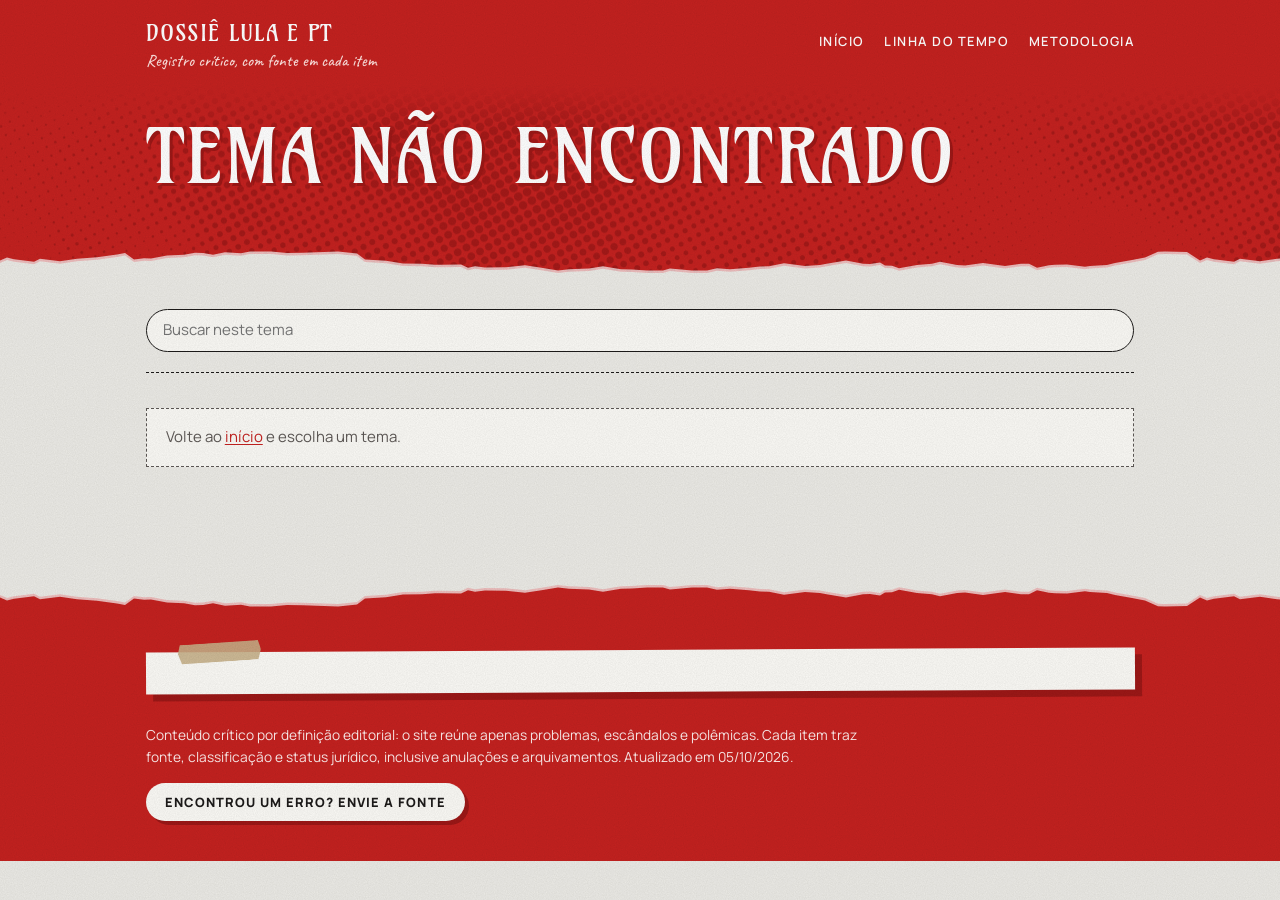
<file: tema.html>
<!doctype html>
<html lang="pt-BR">
<head>
  <meta charset="utf-8">
  <meta name="viewport" content="width=device-width, initial-scale=1">
  <title>Tema | Dossiê Lula e PT</title>
  <link rel="icon" href="assets/img/favicon.svg" type="image/svg+xml">
  <link rel="apple-touch-icon" href="assets/img/apple-touch-icon.png">
  <meta property="og:type" content="website">
  <meta property="og:site_name" content="Dossiê Lula e PT">
  <meta property="og:locale" content="pt_BR">
  <meta property="og:url" content="https://rainzrz.github.io/ForaLula/">
  <meta property="og:title" content="Dossiê Lula e PT">
  <meta property="og:description" content="Problemas, escândalos e polêmicas da trajetória de Lula e do PT, com fonte em cada item.">
  <meta property="og:image" content="https://rainzrz.github.io/ForaLula/assets/img/previa.jpg">
  <meta property="og:image:width" content="1200">
  <meta property="og:image:height" content="630">
  <meta property="og:image:alt" content="Lula e o PT: o que está documentado. Dossiê Lula e PT, nenhum item sem fonte.">
  <meta name="twitter:card" content="summary_large_image">
  <link rel="stylesheet" href="assets/css/site.css">
</head>
<body>
  <header id="cabecalho"></header>
  <section class="capa"><div class="largura">
    <h1 id="titulo"></h1>
    <p class="lide" id="escopo"></p>
  </div></section>
  <main class="largura">

    <div class="filtros" id="filtros">
      <div class="filtros-linha">
        <input type="search" id="busca" placeholder="Buscar neste tema" aria-label="Buscar neste tema">
      </div>
      <div class="filtros-linha" id="filtro-classificacao" role="group" aria-label="Filtrar por classificação"></div>
      <span class="fonte-data" id="contagem" aria-live="polite"></span>
    </div>

    <div id="conteudo"></div>
  </main>
  <footer class="rodape"><div class="largura">
    <div id="rodape-fontes"></div>
    <div id="rodape"></div>
  </div></footer>
  <script type="module" src="assets/js/tema.js"></script>
  <script type="module" src="assets/js/efeitos.js"></script>
</body>
</html>
</file>
<file: assets/css/site.css>
@import url("https://fonts.googleapis.com/css2?family=Amarante&family=Caveat:wght@500;700&family=Manrope:wght@400;600;800&display=swap");

/* Estética de colagem: papel claro, blocos vermelhos de borda rasgada, cartões presos com fita e anotações à mão. */
:root {
  color-scheme: light;
  --fundo: #ecebe6;
  --papel: #fbfaf6;
  --tinta: #1c1a19;
  --tinta-suave: #5d5855;
  --linha: #cfc9c1;
  --acento: #c4211f;
  --acento-escuro: #9c1716;
  --rosa: #f1dcdb;
  --sombra-rosa: #d9b5b3;
  --fita: #c8b188;
  --fato: #1d6a3a;
  --acusacao: #7a5a00;
  --analise: #1d4f8f;
  --titulo: "Amarante", "Bodoni MT", Georgia, serif;
  --mao: "Caveat", "Segoe Print", "Bradley Hand", cursive;
  --sans: "Manrope", system-ui, -apple-system, "Segoe UI", Roboto, sans-serif;
  --rasgo: url("data:image/svg+xml,%3Csvg xmlns='http://www.w3.org/2000/svg' viewBox='0 0 1200 30' preserveAspectRatio='none'%3E%3Cpath d='M0,30L0,9.5L7,6.6L14,8.3L34,10.7L40,7.699999999999999L60,10.2L77,7.699999999999999L97,6.300000000000001L117,3.5999999999999996L125,2L134,8.5L144,7.199999999999999L151,7.4L167,4.4L184,3.8L195,1.7000000000000002L203,2L213,3.8L225,1.2000000000000002L241,2.2L250,0.5L255,0.5L271,0.5L287,2.0999999999999996L303,1.7999999999999998L324,0.8999999999999999L338,0.5L357,2.5999999999999996L365,8.6L386,9.8L403,12.4L422,12.7L435,13.8L442,13.7L461,13.4L468,16.7L475,15.3L485,16.6L506,16.2L525,14.2L543,17L558,19.5L569,18.3L589,17.6L603,15.2L621,18.2L632,18.4L647,19.5L663,19.5L670,17.6L692,19.5L707,19.5L717,17.3L730,18.3L749,16.7L760,15.399999999999999L769,15.3L784,12.3L805,15.100000000000001L820,13.899999999999999L828,12.5L846,9.6L863,12.7L870,12.9L880,11.4L885,14.600000000000001L892,14.7L899,17.2L917,14L932,12.8L940,10.7L957,14L965,14.5L983,12.1L1005,15L1021,12.8L1029,12.8L1037,16.8L1049,14.2L1055,13.7L1067,13.4L1085,15.8L1090,14.899999999999999L1107,13.899999999999999L1115,11.9L1132,9L1145,6.4L1158,0.7999999999999998L1165,0.5L1187,1.1L1200,9.5L1200,30Z' fill='%23fff' opacity='.7'/%3E%3Cpath d='M0,30L0,12L7,9.1L14,10.8L34,13.2L40,10.2L60,12.7L77,10.2L97,8.8L117,6.1L125,4.5L134,11L144,9.7L151,9.9L167,6.9L184,6.3L195,4.2L203,4.5L213,6.3L225,3.7L241,4.7L250,3L255,3L271,3L287,4.6L303,4.3L324,3.4L338,3L357,5.1L365,11.1L386,12.3L403,14.9L422,15.2L435,16.3L442,16.2L461,15.9L468,19.2L475,17.8L485,19.1L506,18.7L525,16.7L543,19.5L558,22L569,20.8L589,20.1L603,17.7L621,20.7L632,20.9L647,22L663,22L670,20.1L692,22L707,22L717,19.8L730,20.8L749,19.2L760,17.9L769,17.8L784,14.8L805,17.6L820,16.4L828,15L846,12.1L863,15.2L870,15.4L880,13.9L885,17.1L892,17.2L899,19.7L917,16.5L932,15.3L940,13.2L957,16.5L965,17L983,14.6L1005,17.5L1021,15.3L1029,15.3L1037,19.3L1049,16.7L1055,16.2L1067,15.9L1085,18.3L1090,17.4L1107,16.4L1115,14.4L1132,11.5L1145,8.9L1158,3.3L1165,3L1187,3.6L1200,12L1200,30Z' fill='%23ecebe6'/%3E%3C/svg%3E");
  --grao: url("data:image/svg+xml,%3Csvg xmlns='http://www.w3.org/2000/svg' width='220' height='220'%3E%3Cfilter id='n'%3E%3CfeTurbulence type='fractalNoise' baseFrequency='.9' numOctaves='2' stitchTiles='stitch'/%3E%3CfeColorMatrix values='0 0 0 0 0 0 0 0 0 0 0 0 0 0 0 0 0 0 .5 0'/%3E%3C/filter%3E%3Crect width='220' height='220' filter='url(%23n)' opacity='.16'/%3E%3C/svg%3E");
}

* { box-sizing: border-box; }
html { scroll-behavior: smooth; scroll-padding-top: 14rem; }
body { margin: 0; background: var(--fundo); color: var(--tinta); font: 15px/1.65 var(--sans); overflow-x: hidden; }
/* Grão de papel por cima de tudo, para que as emendas entre blocos não apareçam. */
body::before { content: ""; position: fixed; inset: 0; background: var(--grao); mix-blend-mode: multiply; pointer-events: none; z-index: 50; }
a { color: var(--acento); text-underline-offset: 2px; }
h1, h2, h3 { font-family: var(--titulo); font-weight: 400; line-height: 1.12; text-wrap: balance; }
h1 { font-size: clamp(2.3rem, 7vw, 4.6rem); margin: 0 0 .75rem; text-transform: uppercase; letter-spacing: .02em; }
h2 { font-size: clamp(1.6rem, 3.6vw, 2.4rem); margin: 3rem 0 1rem; text-transform: uppercase; letter-spacing: .03em; }
h3 { font-size: 1.3rem; margin: .4rem 0; line-height: 1.22; }

.largura { max-width: 64rem; margin: 0 auto; padding: 0 1.1rem; }
main.largura { padding-top: 1rem; padding-bottom: 4rem; }
.lide { color: var(--tinta-suave); max-width: 46rem; }

/* Cabeçalho e capa: bloco vermelho com a borda de baixo rasgada */
#cabecalho { background: var(--acento); color: #fff; }
.cabecalho-linha { display: flex; flex-wrap: wrap; align-items: center; justify-content: space-between; gap: .5rem 1.5rem; padding-top: 1rem; padding-bottom: .6rem; }
.marca { font-family: var(--titulo); font-size: 1.35rem; letter-spacing: .06em; text-transform: uppercase; color: #fff; text-decoration: none; }
.marca small { display: block; font: 500 1.05rem/1.1 var(--mao); letter-spacing: 0; text-transform: none; color: #ffe1dd; }
#cabecalho nav { display: flex; flex-wrap: wrap; gap: .25rem 1.25rem; }
#cabecalho nav a { color: #fff; text-decoration: none; font-size: .8rem; font-weight: 600; letter-spacing: .12em; text-transform: uppercase; padding: .25rem 0; border-bottom: 2px solid transparent; }
#cabecalho nav a[aria-current="page"], #cabecalho nav a:hover { border-color: #fff; }

.capa { position: relative; background: var(--acento); color: #fff; padding: 2.2rem 0 4.2rem; }
.capa::after, .rodape::before { content: ""; position: absolute; left: 0; right: 0; height: 30px; background: var(--rasgo) repeat-x 0 0 / 1200px 30px; pointer-events: none; }
.capa::after { bottom: -1px; }
.capa h1 { color: #fff; max-width: 52rem; text-shadow: 3px 3px 0 var(--acento-escuro); }
.capa .lide { color: #ffeceb; font-size: 1rem; }
.capa a { color: #fff; }
.rabisco { font: 500 1.5rem/1.15 var(--mao); color: #ffe1dd; margin: 0 0 .6rem; transform: rotate(-2deg); transform-origin: left; }
main .rabisco { color: var(--acento); }

/* Bilhete preso com fita */
.bilhete { position: relative; display: inline-block; background: var(--rosa); color: var(--tinta); font: 500 1.25rem/1.2 var(--mao); padding: .7rem 1rem .6rem; margin: .4rem 0 1.4rem; transform: rotate(-3deg); box-shadow: 4px 5px 0 rgb(0 0 0 / .18); }
.bilhete::before, .item::before, .cartao-tema::before, #rodape-fontes::before, dialog::before, .status::before {
  content: ""; position: absolute; width: 5.2rem; height: 1.25rem; background: var(--fita); opacity: .88;
  clip-path: polygon(3% 0, 97% 4%, 100% 50%, 96% 100%, 4% 96%, 0 45%); }
.bilhete::before { top: -.65rem; left: 50%; margin-left: -2.6rem; transform: rotate(4deg); }

/* Selos de classificação: anotação à mão na cor da classe */
.selo { display: inline-block; font: 500 1.2rem/1 var(--mao); white-space: nowrap; }
.selo-fato { color: var(--fato); }
.selo-acusacao { color: var(--acusacao); }
.selo-analise { color: var(--analise); }
.legenda { list-style: none; padding: 0; display: grid; gap: .6rem; }
.legenda .selo { margin-right: .35rem; }
.legenda span:last-child { color: var(--tinta-suave); font-size: .9rem; }

/* Itens: folhas de papel com sombra rosada e fita no canto */
.item { position: relative; background: var(--papel); padding: 1.5rem 1.4rem 1.1rem; margin: 0 0 2.2rem; box-shadow: 7px 7px 0 var(--sombra-rosa); }
.item::before { top: -.6rem; left: 1.6rem; transform: rotate(-5deg); }
.item:nth-child(even)::before { left: auto; right: 2rem; transform: rotate(4deg); }
.item-destaque { border-left: 6px solid var(--acento); }
.item:target { outline: 2px dashed var(--acento); outline-offset: 6px; }
.item-topo { display: flex; flex-wrap: wrap; align-items: center; gap: .3rem .9rem; }
.item-topo time { font: 700 1.55rem/1 var(--mao); color: var(--acento); }
.item p { margin: .55rem 0; }
.status { position: relative; background: var(--rosa); padding: .8rem .95rem .65rem; margin: 1.2rem 0 .8rem !important; font-size: .9rem; transform: rotate(-.35deg); box-shadow: 3px 4px 0 rgb(0 0 0 / .1); }
.status::before { width: 3.4rem; height: 1rem; top: -.5rem; right: 1.2rem; transform: rotate(5deg); }
.status strong { font: 700 1.2rem/1 var(--mao); color: var(--acento); margin-right: .25rem; }
.item-rodape { border-top: 1px dashed var(--linha); margin-top: .9rem; padding-top: .65rem; font-size: .82rem; display: flex; flex-wrap: wrap; gap: .3rem 1.25rem; align-items: baseline; }
.item-fontes { list-style: none; margin: 0; padding: 0; flex: 1 1 100%; overflow-wrap: anywhere; }
.ref { text-decoration: none; font-weight: 800; }
.fonte-data, .verificado { color: var(--tinta-suave); font-size: .82rem; }

/* Filtros */
.filtros { position: sticky; top: 0; z-index: 2; background: var(--fundo); border-bottom: 1.5px dashed var(--tinta); padding: .8rem 0 .55rem; margin-bottom: 2.2rem; }
.filtros-linha { display: flex; flex-wrap: wrap; gap: .5rem 1rem; align-items: center; margin-bottom: .35rem; }
.filtros input[type="search"], .filtros select, .busca-geral input, .busca-geral select, dialog input, dialog textarea {
  font: inherit; color: var(--tinta); background: var(--papel); border: 1.5px solid var(--tinta); border-radius: 99px; padding: .5rem 1rem; }
dialog textarea { border-radius: 12px; }
.filtros input[type="search"] { flex: 1 1 14rem; min-width: 0; }
:is(input, select, textarea, button, a):focus-visible { outline: 2px solid var(--acento); outline-offset: 2px; }
.caixa { font-size: .85rem; white-space: nowrap; }
.caixa input { accent-color: var(--acento); }

/* Linha do tempo: os anos como etiquetas, a linha como barbante */
.anos { display: flex; flex-wrap: wrap; gap: .35rem; padding: .35rem 0 .25rem; }
.anos a { flex: none; font-size: .8rem; font-weight: 600; font-variant-numeric: tabular-nums; text-decoration: none; color: var(--tinta); border: 1.5px solid var(--tinta); border-radius: 99px; padding: .05rem .6rem; }
.anos a:hover { background: var(--acento); border-color: var(--acento); color: #fff; }
.ano { border-left: 1.5px dashed var(--tinta); padding-left: 1.6rem; margin-left: .4rem; }
.ano > h2 { margin: 2rem 0 1.4rem -2.15rem; padding-left: 1.6rem; position: relative; font-size: clamp(2.4rem, 6vw, 3.6rem); color: var(--acento); font-variant-numeric: tabular-nums; }
.ano > h2::before { content: ""; position: absolute; left: 0; top: .32em; width: 1rem; height: 1rem; border-radius: 50%; background: var(--acento); box-shadow: 0 0 0 4px var(--fundo); }
.vazio, .aviso { background: var(--papel); border: 1.5px dashed var(--tinta-suave); padding: 1rem 1.2rem; color: var(--tinta-suave); }

/* Início */
.busca-geral { display: flex; flex-wrap: wrap; gap: .5rem; margin: 1rem 0; }
.busca-geral input { flex: 1 1 16rem; min-width: 0; }
.lista-resultados { padding-left: 1.1rem; }
.lista-resultados li { margin-bottom: .7rem; }
.grade-temas { display: grid; grid-template-columns: repeat(auto-fill, minmax(17rem, 1fr)); gap: 2.4rem 1.6rem; padding-top: 1rem; }
.cartao-tema { position: relative; display: flex; flex-direction: column; background: var(--papel); padding: 1.5rem 1.15rem 1rem; color: var(--tinta); text-decoration: none; box-shadow: 6px 7px 0 var(--sombra-rosa); transition: transform .15s ease, box-shadow .15s ease; }
.cartao-tema::before { top: -.6rem; left: 50%; margin-left: -2.6rem; transform: rotate(-3deg); }
.cartao-tema:nth-child(3n+1) { transform: rotate(-1.3deg); }
.cartao-tema:nth-child(3n+2) { transform: rotate(.9deg); }
.cartao-tema:nth-child(3n) { transform: rotate(-.5deg); }
.cartao-tema:nth-child(even)::before { transform: rotate(5deg); }
.cartao-tema:hover, .cartao-tema:focus-visible { transform: rotate(0) translateY(-3px); box-shadow: 9px 10px 0 var(--acento); }
.cartao-tema .numero { font: 700 2.2rem/1 var(--mao); color: var(--acento); }
.cartao-tema h3 { text-transform: uppercase; letter-spacing: .03em; font-size: 1.25rem; }
.cartao-tema p { margin: .2rem 0 .8rem; font-size: .86rem; color: var(--tinta-suave); flex: 1; }
.situacao { font: 500 1.15rem/1 var(--mao); color: var(--tinta-suave); }
.publicado .situacao { color: var(--fato); }

/* Números em destaque e chamada para o resumo por governo */
.grade-numeros { display: grid; grid-template-columns: repeat(auto-fill, minmax(15rem, 1fr)); gap: 1.8rem 1.4rem; margin: 1rem 0 2.6rem; }
.cartao-numero { background: var(--papel); padding: 1.1rem 1.1rem 1rem; box-shadow: 6px 6px 0 var(--sombra-rosa); border-top: 6px solid var(--acento); }
.cartao-numero:nth-child(odd) { transform: rotate(-.6deg); }
.cartao-numero:nth-child(even) { transform: rotate(.5deg); }
.cartao-numero .numero { display: block; font: 400 clamp(2rem, 4.5vw, 2.7rem)/1.05 var(--titulo); color: var(--acento); text-decoration: none; }
.cartao-numero .numero:hover { text-decoration: underline; }
.cartao-numero p { margin: .4rem 0 .7rem; font-size: .88rem; }
.faixa-pior { position: relative; display: block; background: var(--acento); color: #fff; text-decoration: none; padding: 1.6rem 1.5rem 1.4rem; box-shadow: 8px 8px 0 var(--acento-escuro); transform: rotate(-.5deg); transition: transform .15s ease; }
.faixa-pior:hover, .faixa-pior:focus-visible { transform: rotate(0) translateY(-3px); }
.faixa-pior strong { display: block; font: 400 clamp(2rem, 5.5vw, 3.4rem)/1.05 var(--titulo); text-transform: uppercase; letter-spacing: .02em; text-shadow: 3px 3px 0 var(--acento-escuro); margin-bottom: .5rem; }
.faixa-pior .rabisco { display: block; color: #ffe1dd; }

/* Rodapé: bloco vermelho com a borda de cima rasgada; as fontes ficam numa folha presa com fita */
.rodape { position: relative; background: var(--acento); color: #fff; padding: 4.5rem 0 2.5rem; margin-top: 2rem; }
.rodape::before { top: -1px; transform: scaleY(-1); }
#rodape-fontes { position: relative; background: var(--papel); color: var(--tinta); padding: 1.6rem 1.4rem 1rem; box-shadow: 7px 7px 0 var(--acento-escuro); transform: rotate(-.3deg); }
#rodape-fontes::before { top: -.6rem; left: 2rem; transform: rotate(-4deg); }
#rodape-fontes h2 { margin-top: 0; font-size: 1.6rem; }
.lista-fontes { padding-left: 1.6rem; font-size: .86rem; overflow-wrap: anywhere; }
.lista-fontes li { margin-bottom: .6rem; }
.lista-fontes li::marker { font-weight: 800; color: var(--acento); }
.lista-fontes li:target { background: var(--rosa); }
.fonte-nome { font-weight: 600; }
.rodape-nota { color: #ffeceb; font-size: .86rem; max-width: 46rem; margin-top: 2rem; }

.botao { font: 800 .8rem var(--sans); letter-spacing: .08em; text-transform: uppercase; color: var(--tinta); background: var(--papel); border: 0; border-radius: 99px; padding: .65rem 1.2rem; cursor: pointer; box-shadow: 4px 4px 0 var(--acento-escuro); }
.botao:hover { background: var(--rosa); }
.link-botao { font: 700 1.1rem/1 var(--mao); color: var(--acento); background: none; border: 0; padding: 0; text-decoration: underline; text-underline-offset: 3px; cursor: pointer; }

dialog { width: min(32rem, calc(100vw - 2rem)); background: var(--papel); color: var(--tinta); border: 0; padding: 1.8rem 1.4rem 1.2rem; box-shadow: 8px 8px 0 var(--sombra-rosa); overflow: visible; }
dialog::before { top: -.6rem; left: 50%; margin-left: -2.6rem; transform: rotate(-3deg); }
dialog::backdrop { background: rgb(60 10 10 / .55); }
dialog h2 { margin-top: 0; }
dialog label { display: block; margin: .75rem 0; font-size: .9rem; }
dialog input, dialog textarea { display: block; width: 100%; margin-top: .25rem; }
dialog output { display: block; white-space: pre-wrap; overflow-wrap: anywhere; font-size: .85rem; color: var(--tinta-suave); }
dialog .botao { color: #fff; background: var(--acento); }
.dialogo-acoes { display: flex; gap: 1rem; align-items: center; margin-top: 1rem; }

table { border-collapse: collapse; width: 100%; font-size: .92rem; background: var(--papel); box-shadow: 6px 6px 0 var(--sombra-rosa); }
th, td { text-align: left; vertical-align: top; border-bottom: 1px dashed var(--linha); padding: .7rem .9rem; }
th { font: 700 1.25rem/1 var(--mao); color: var(--acento); }
code { background: var(--papel); border: 1px solid var(--linha); border-radius: 3px; padding: 0 .25rem; font-size: .88em; }

/* Gráficos e flash cards */
.grafico { margin: 1rem 0; }
.grafico figcaption { font: 700 1.25rem/1.15 var(--mao); color: var(--acento); margin-bottom: .3rem; }
.grafico svg { width: 100%; max-width: 32rem; height: auto; display: block; }
.grafico text { font: 600 10px var(--sans); fill: var(--tinta-suave); }
.grafico line { stroke: var(--tinta); stroke-dasharray: 3 3; }
.barra { fill: var(--tinta); }
.barra-neg { fill: var(--acento); }
details summary { cursor: pointer; font: 700 1.25rem/1 var(--mao); color: var(--acento); margin: .5rem 0; }
details[open] > p { background: var(--rosa); padding: .7rem .9rem; }

/* Efeitos (assets/js/efeitos.js). As classes abaixo só existem quando o script roda. */
.capa-trama { position: absolute; inset: 0; width: 100%; height: 100%; display: block; animation: surgir 1.2s ease both; }
.capa > .largura { position: relative; z-index: 1; }
@keyframes surgir { from { opacity: 0; } }

.progresso { position: fixed; inset: 0 0 auto 0; height: 4px; background: var(--tinta); transform: scaleX(0); transform-origin: 0 50%; z-index: 60; pointer-events: none; }

.palavra { display: inline-block; animation: carimbo .55s cubic-bezier(.2, 1.3, .4, 1) both; animation-delay: calc(var(--i) * 90ms + 120ms); }
@keyframes carimbo { from { opacity: 0; scale: 1.6; rotate: -5deg; filter: blur(6px); } }

/* Folha colada: cai girando, assenta, e só então a fita gruda. */
.colar { opacity: 0; translate: 0 28px; rotate: -2.5deg; scale: 1.04; }
.colar:nth-child(even) { rotate: 2deg; }
.colar::before { opacity: 0; scale: 1.5; }
.colar.colado { opacity: 1; translate: 0 0; rotate: 0deg; scale: 1;
  transition: opacity .4s ease var(--atraso, 0ms), translate .65s cubic-bezier(.2, .9, .25, 1.2) var(--atraso, 0ms), rotate .65s cubic-bezier(.2, .9, .25, 1.2) var(--atraso, 0ms), scale .65s ease var(--atraso, 0ms), transform .15s ease, box-shadow .15s ease; }
.colar.colado::before { opacity: .88; scale: 1; transition: opacity .2s ease, scale .3s cubic-bezier(.2, 1.4, .4, 1); transition-delay: calc(var(--atraso, 0ms) + .45s); }

/* Grifo de marca-texto que atravessa o título da seção */
.grifo { background: linear-gradient(transparent 58%, var(--sombra-rosa) 58% 92%, transparent 92%) no-repeat 0 0 / 0% 100%; transition: background-size .9s cubic-bezier(.3, .7, .2, 1) .15s; }
.visto > .grifo { background-size: 100% 100%; }

.grafico.crescer rect { transform: scaleY(0); transform-box: fill-box; transform-origin: 50% 100%; transition: transform .7s cubic-bezier(.2, .9, .25, 1.1); }
.grafico.crescer .barra-neg { transform-origin: 50% 0; }
.grafico.crescer.visto rect { transform: none; }

/* Luz que segue o ponteiro; o cartão de tema também inclina */
.cartao-tema::after { content: ""; position: absolute; inset: 0; background: radial-gradient(15rem circle at var(--mx, 50%) var(--my, 50%), rgb(196 33 31 / .13), transparent 62%); opacity: 0; transition: opacity .25s ease; pointer-events: none; }
.cartao-tema.inclinado { transform: perspective(900px) rotateX(var(--rx, 0deg)) rotateY(var(--ry, 0deg)) translateY(-3px); box-shadow: 9px 10px 0 var(--acento); }
.cartao-tema.inclinado::after { opacity: 1; }
.faixa-pior.inclinado { background-image: radial-gradient(20rem circle at var(--mx, 50%) var(--my, 50%), rgb(255 255 255 / .2), transparent 65%); }

/* Carrossel (assets/js/carrossel.js): cartões lado a lado, o do centro em foco e as bordas sumindo */
.carrossel { position: relative; display: flex; grid-template-columns: none; gap: 1rem; margin: 0 -1.1rem; padding: 1.5rem max(1.1rem, calc(50% - 9.5rem)) 1.7rem; overflow-x: auto; scroll-snap-type: x mandatory; scrollbar-width: none; overscroll-behavior-x: contain;
  -webkit-mask-image: linear-gradient(90deg, transparent, #000 5%, #000 95%, transparent); mask-image: linear-gradient(90deg, transparent, #000 5%, #000 95%, transparent); }
.carrossel::-webkit-scrollbar { display: none; }
.carrossel > * { flex: 0 0 min(19rem, 62vw); scroll-snap-align: center; opacity: .5; scale: .9; cursor: pointer; transition: opacity .35s ease, scale .35s ease, transform .15s ease, box-shadow .15s ease; }
.carrossel > .em-foco { opacity: 1; scale: 1; cursor: auto; }
.carrossel-salto { scroll-snap-type: none; }
.carrossel-salto > * { transition: none; }
.carrossel-controles { display: flex; align-items: center; justify-content: center; gap: 1.1rem; margin: 0 0 2.4rem; }
.carrossel-conta { min-width: 4.5rem; text-align: center; font: 700 1.35rem/1 var(--mao); color: var(--acento); font-variant-numeric: tabular-nums; }
.carrossel-seta { font: 800 1.1rem/1 var(--sans); width: 2.6rem; height: 2.6rem; color: var(--tinta); background: var(--papel); border: 1.5px solid var(--tinta); border-radius: 50%; cursor: pointer; box-shadow: 3px 3px 0 var(--sombra-rosa); }
.carrossel-seta:hover:not(:disabled) { background: var(--acento); border-color: var(--acento); color: #fff; }
.carrossel-seta:disabled { opacity: .35; cursor: default; }

/* Letreiro com os temas, numa tira escura logo abaixo da capa */
.letreiro { overflow: hidden; padding: 1.6rem 0; margin-bottom: -1.2rem; }
.letreiro-tira { min-height: 2.4rem; background: var(--tinta); color: var(--papel); margin: 0 -2%; padding: .7rem 0 .6rem; transform: rotate(-1deg); box-shadow: 0 5px 0 var(--sombra-rosa); }
.letreiro-faixa { display: flex; width: max-content; animation: letreiro 110s linear infinite; }
.letreiro:hover .letreiro-faixa { animation-play-state: paused; }
.letreiro span { font: 400 1.05rem/1 var(--titulo); text-transform: uppercase; letter-spacing: .08em; white-space: nowrap; }
.letreiro span::after { content: "✶"; color: var(--acento); margin: 0 1.6rem; }
@keyframes letreiro { to { transform: translateX(-50%); } }

/* Troca de página com transição */
@view-transition { navigation: auto; }
::view-transition-old(root) { animation: .22s ease both sair; }
::view-transition-new(root) { animation: .38s ease both entrar; }
@keyframes sair { to { opacity: 0; translate: 0 -10px; } }
@keyframes entrar { from { opacity: 0; translate: 0 14px; } }

@media (max-width: 40rem) {
  .filtros { position: static; }
  html { scroll-padding-top: 1rem; }
  .capa { padding-bottom: 3.4rem; }
  .cartao-tema:nth-child(n) { transform: none; }
  .item { padding: 1.4rem 1rem 1rem; box-shadow: 5px 5px 0 var(--sombra-rosa); }
  .ano { padding-left: 1.1rem; }
  .ano > h2 { margin-left: -1.65rem; padding-left: 1.4rem; }
}
@media (prefers-reduced-motion: reduce) {
  html { scroll-behavior: auto; }
  .cartao-tema { transition: none; }
  .capa-trama, .letreiro-faixa { animation: none; }
  ::view-transition-old(root), ::view-transition-new(root) { animation: none; }
}
@media print {
  body::before, .capa::after, .rodape::before, .capa-trama, .progresso, .letreiro { display: none; }
  .colar { opacity: 1; translate: none; rotate: none; scale: none; }
  #cabecalho, .capa, .rodape { background: none; color: #000; }
  .capa h1 { color: #000; text-shadow: none; }
}
</file>
